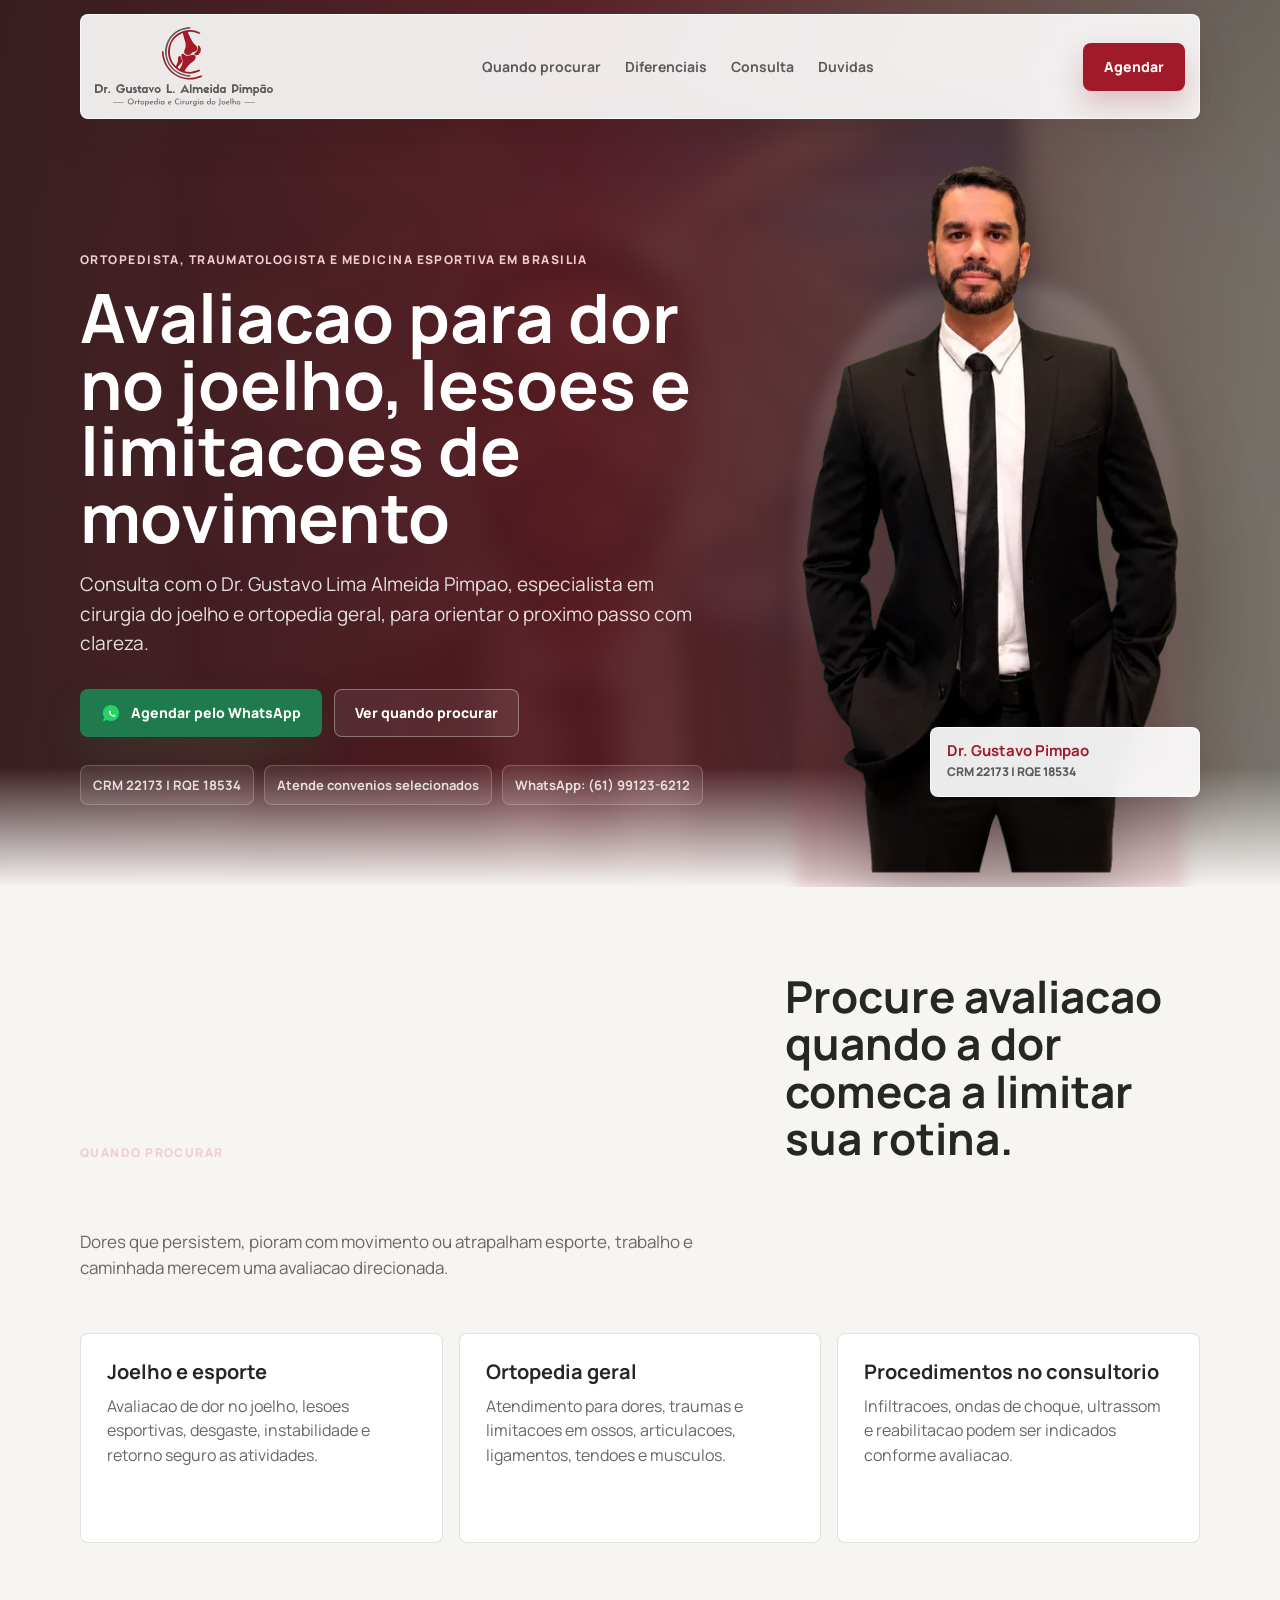
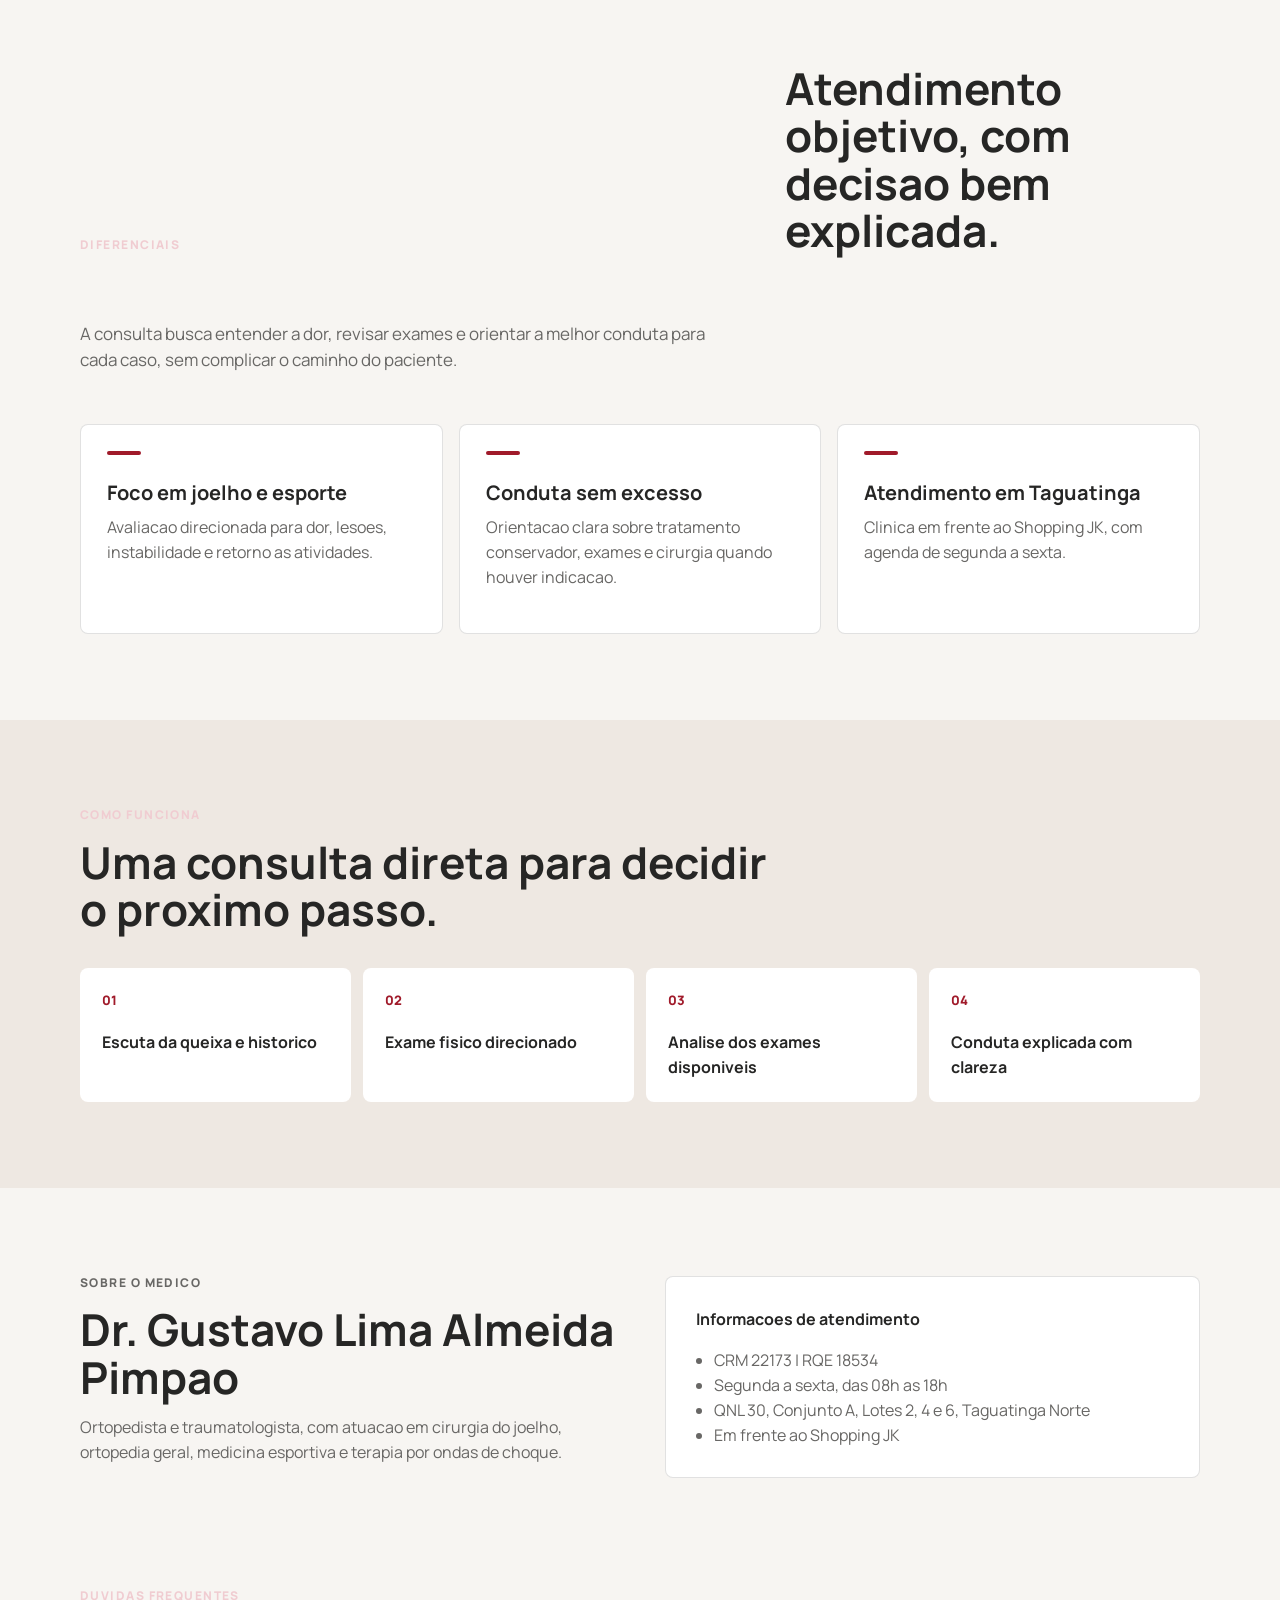
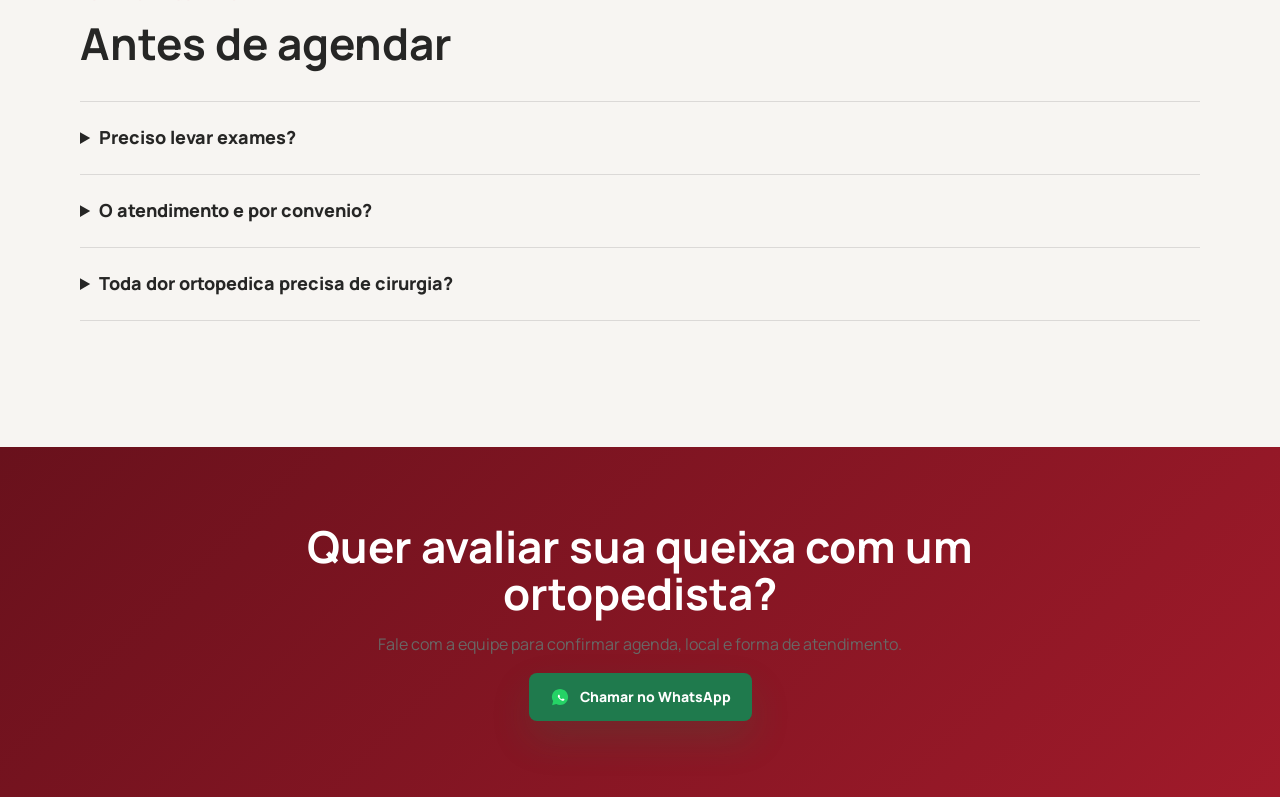
<file: index.html>
<!doctype html>
<html lang="pt-BR">
  <head>
    <meta charset="UTF-8" />
    <meta name="viewport" content="width=device-width, initial-scale=1.0" />
    <title>Dr. Gustavo Pimpao | Ortopedista de Joelho em Brasilia</title>
    <meta name="description" content="Agende avaliacao com o Dr. Gustavo Pimpao, ortopedista e traumatologista com atuacao em joelho, medicina esportiva e ortopedia geral." />
    <link rel="preconnect" href="https://fonts.googleapis.com" />
    <link rel="preconnect" href="https://fonts.gstatic.com" crossorigin />
    <link href="https://fonts.googleapis.com/css2?family=Manrope:wght@400;600;700;800&display=swap" rel="stylesheet" />
    <script type="module" crossorigin src="./assets/index-DSGtkig4.js"></script>
    <link rel="stylesheet" crossorigin href="./assets/index-CiP7HYds.css">
  </head>
  <body>
    <div id="root"></div>
  </body>
</html>
</file>
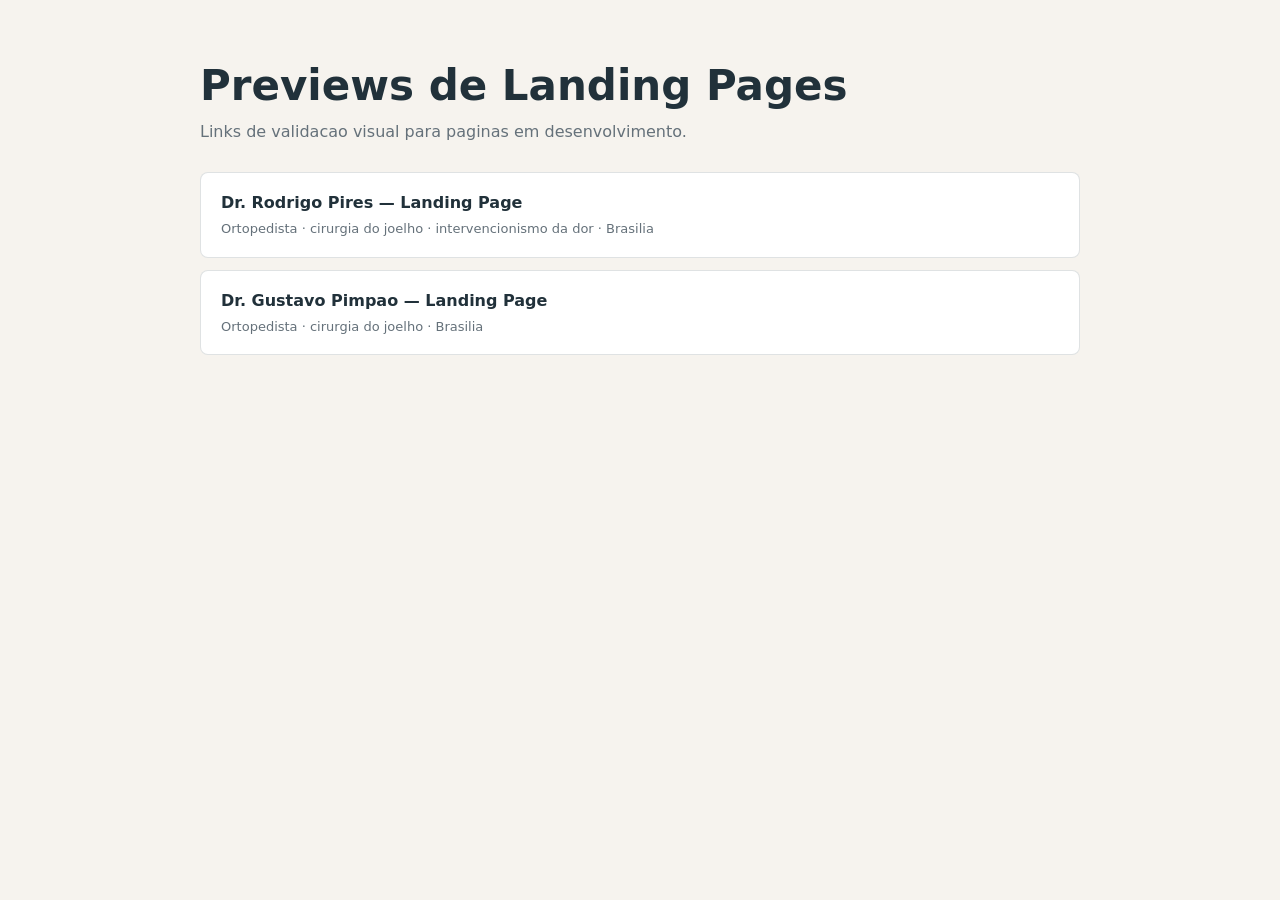
<file: previews/index.html>
<!doctype html>
<html lang="pt-BR">
<head>
  <meta charset="utf-8">
  <meta name="viewport" content="width=device-width, initial-scale=1">
  <title>Previews de Landing Pages</title>
  <style>
    body{margin:0;font-family:system-ui,-apple-system,BlinkMacSystemFont,"Segoe UI",sans-serif;background:#f6f3ee;color:#21313a;line-height:1.5}
    main{width:min(880px,calc(100% - 40px));margin:0 auto;padding:64px 0}
    h1{font-size:42px;line-height:1.05;margin:0 0 12px}
    p{color:#65717a;margin:0 0 28px}
    ul{list-style:none;padding:0;margin:0;display:grid;gap:12px}
    a{display:block;padding:18px 20px;border:1px solid rgba(33,49,58,.14);border-radius:8px;background:#fff;color:#21313a;text-decoration:none;font-weight:800}
    a:hover{border-color:#254d55}
    a small{display:block;margin-top:4px;font-weight:500;font-size:13px;color:#65717a}
  </style>
</head>
<body>
  <main>
    <h1>Previews de Landing Pages</h1>
    <p>Links de validacao visual para paginas em desenvolvimento.</p>
    <ul>
      <li><a href="./dr-rodrigo-pires.html">Dr. Rodrigo Pires — Landing Page<small>Ortopedista · cirurgia do joelho · intervencionismo da dor · Brasilia</small></a></li>
      <li><a href="./dr-gustavo-pimpao.html">Dr. Gustavo Pimpao — Landing Page<small>Ortopedista · cirurgia do joelho · Brasilia</small></a></li>
    </ul>
  </main>
</body>
</html>
</file>
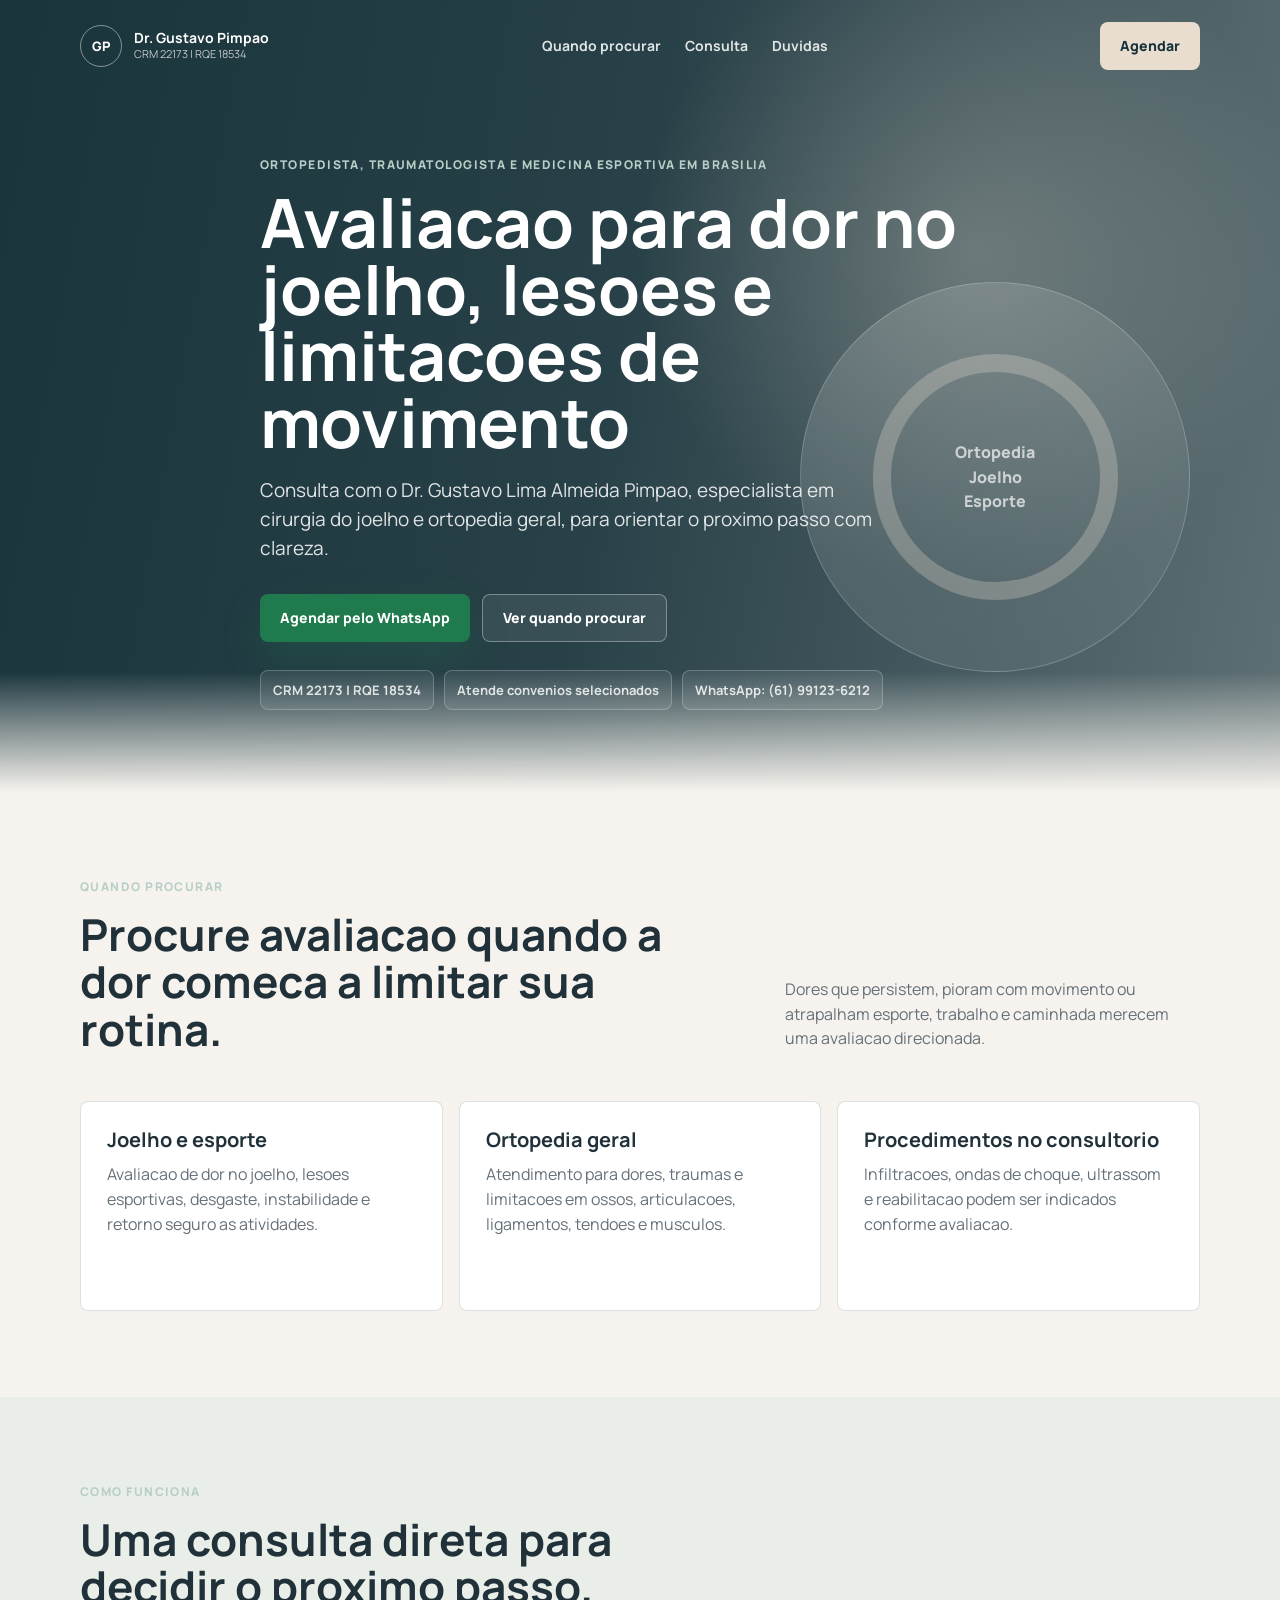
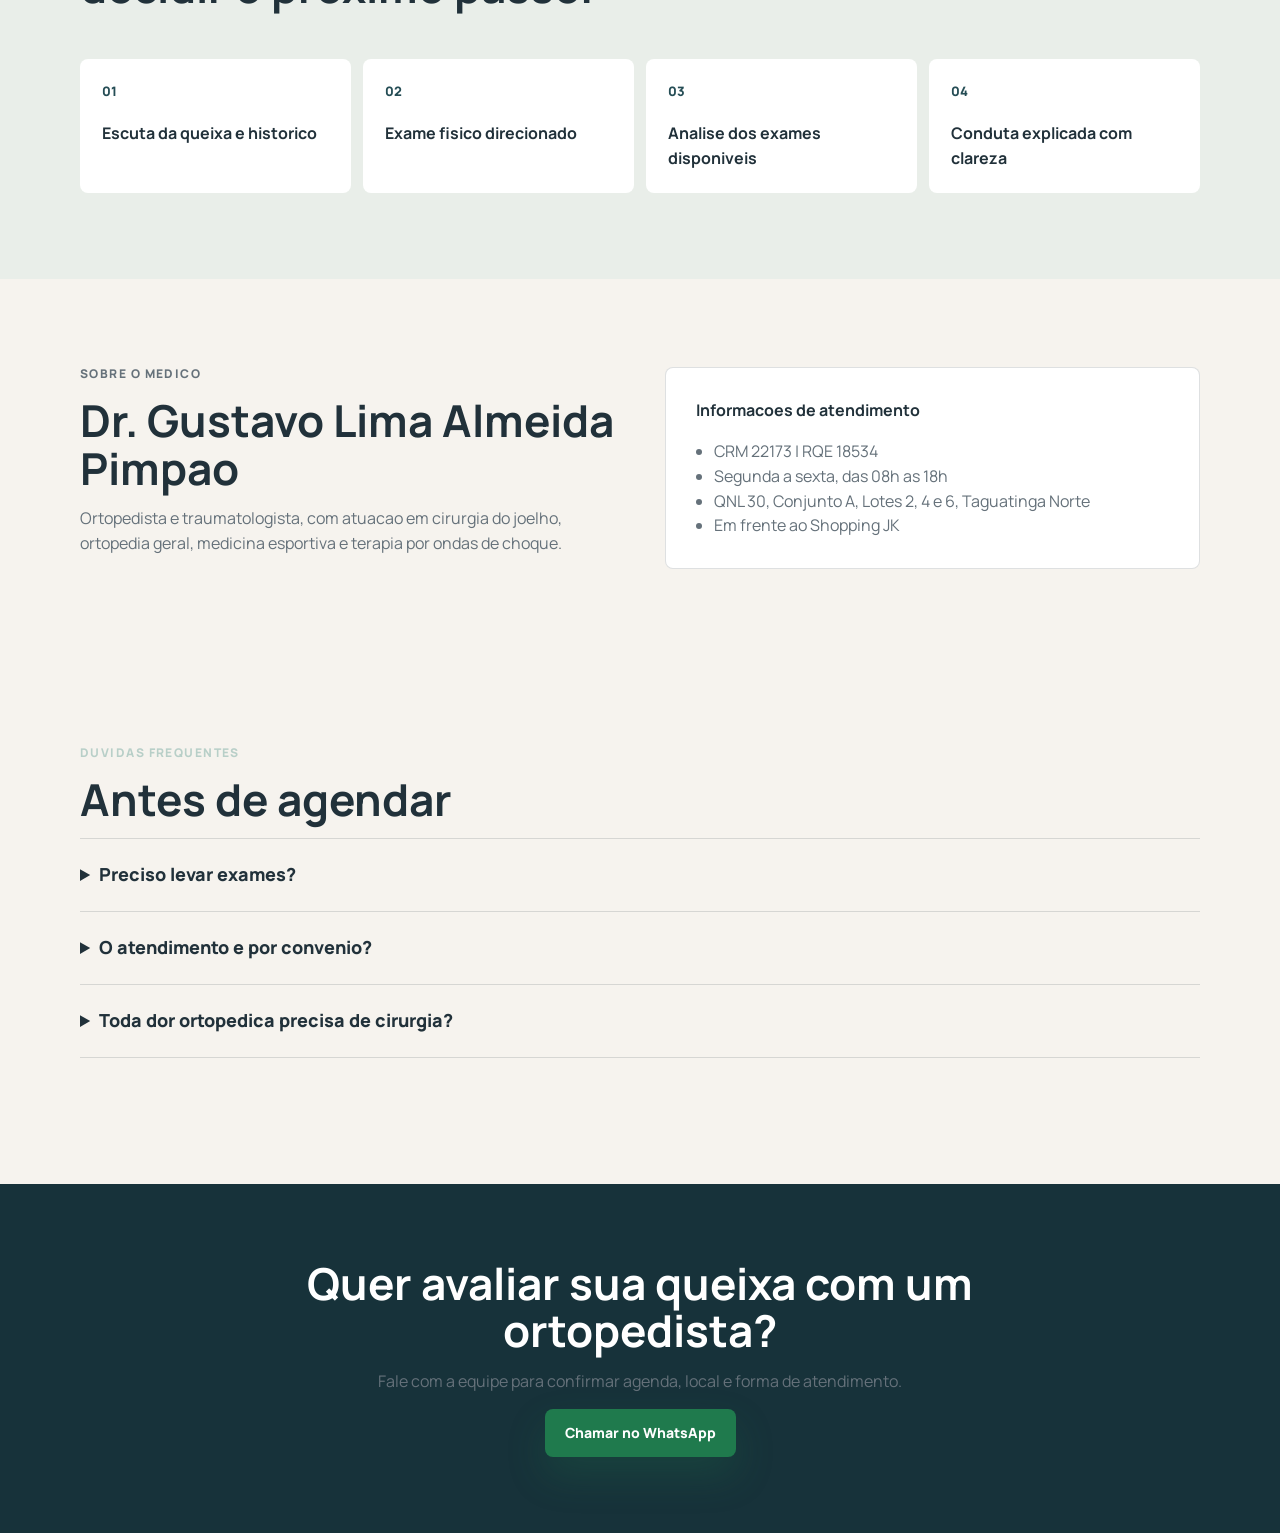
<file: previews/dr-gustavo-pimpao.html>
<!doctype html>
<html lang="pt-BR">
<head>
  <meta charset="utf-8">
  <meta name="viewport" content="width=device-width, initial-scale=1">
  <title>Preview LP - Dr. Gustavo Pimpao</title>
  <meta name="description" content="Preview da landing page do Dr. Gustavo Pimpao para campanha de Google Ads.">
  <link rel="preconnect" href="https://fonts.googleapis.com">
  <link rel="preconnect" href="https://fonts.gstatic.com" crossorigin>
  <link href="https://fonts.googleapis.com/css2?family=Manrope:wght@400;600;700;800&display=swap" rel="stylesheet">
  <style>
    :root{--ink:#21313a;--muted:#65717a;--paper:#f6f3ee;--white:#fff;--teal:#254d55;--dark:#17323a;--line:rgba(33,49,58,.15);--sand:#e8ddcf;--green:#1f7a4d;--radius:8px;--container:min(1120px,calc(100% - 40px))}
    *{box-sizing:border-box}html{scroll-behavior:smooth}body{margin:0;font-family:Manrope,system-ui,sans-serif;color:var(--ink);background:var(--paper);line-height:1.55}a{color:inherit;text-decoration:none}
    .topbar{position:absolute;z-index:5;inset:0 0 auto;width:var(--container);margin:0 auto;padding:22px 0;display:flex;align-items:center;justify-content:space-between;gap:20px;color:var(--white)}
    .brand{display:flex;align-items:center;gap:12px}.mark{display:grid;place-items:center;width:42px;height:42px;border:1px solid rgba(255,255,255,.45);border-radius:50%;font-weight:800;font-size:13px}.brand strong,.brand small{display:block}.brand strong{font-size:14px;line-height:1.1}.brand small{color:rgba(255,255,255,.72);font-size:11px}
    nav{display:flex;gap:24px;color:rgba(255,255,255,.86);font-size:14px;font-weight:700}.button{display:inline-flex;align-items:center;justify-content:center;gap:10px;min-height:48px;padding:0 20px;border-radius:var(--radius);font-size:14px;font-weight:800;white-space:nowrap}.light{color:var(--dark);background:var(--sand)}.primary{color:var(--white);background:var(--green);box-shadow:0 18px 38px rgba(31,122,77,.24)}.ghost{color:var(--white);border:1px solid rgba(255,255,255,.34);background:rgba(255,255,255,.08)}
    .hero{position:relative;min-height:88vh;display:grid;align-items:end;overflow:hidden;color:var(--white);background:radial-gradient(circle at 76% 32%,rgba(232,221,207,.26),transparent 30%),linear-gradient(100deg,rgba(23,50,58,.99) 0%,rgba(23,50,58,.92) 48%,rgba(23,50,58,.68) 100%)}.hero:after{content:"";position:absolute;inset:auto 0 0;height:120px;background:linear-gradient(0deg,var(--paper),rgba(246,243,238,0))}
    .visual{position:absolute;right:7vw;bottom:120px;width:min(390px,32vw);aspect-ratio:1;border:1px solid rgba(255,255,255,.2);border-radius:50%;background:linear-gradient(135deg,rgba(255,255,255,.16),rgba(255,255,255,.04));display:grid;place-items:center;color:rgba(255,255,255,.68);font-weight:800;text-align:center;padding:40px}.visual:before{content:"";position:absolute;width:54%;height:54%;border:18px solid rgba(232,221,207,.28);border-radius:50%}
    .hero-content{position:relative;z-index:2;width:var(--container);margin:0 auto;padding:150px 0 82px;max-width:760px;justify-self:start}.kicker{margin:0 0 14px;color:#b8cfc8;font-size:12px;font-weight:800;letter-spacing:.12em;text-transform:uppercase}h1,h2,h3,p{margin-top:0}h1{max-width:720px;margin-bottom:20px;font-size:clamp(40px,6vw,68px);line-height:.98}h2{margin-bottom:14px;font-size:clamp(28px,4vw,44px);line-height:1.08}h3{margin-bottom:10px;font-size:20px;line-height:1.2}.hero p:not(.kicker){max-width:640px;color:rgba(255,255,255,.86);font-size:19px}.actions{display:flex;flex-wrap:wrap;gap:12px;margin:30px 0 28px}.proof{display:flex;flex-wrap:wrap;gap:10px}.proof span{padding:9px 12px;border:1px solid rgba(255,255,255,.22);border-radius:var(--radius);color:rgba(255,255,255,.82);background:rgba(255,255,255,.08);font-size:13px;font-weight:700}
    .section{width:var(--container);margin:0 auto;padding:86px 0}.head{display:grid;grid-template-columns:minmax(0,1.1fr) minmax(280px,.7fr);gap:52px;align-items:end;margin-bottom:34px}.head p:last-child,.card p,.authority p,details p,.final p{color:var(--muted)}.cards{display:grid;grid-template-columns:repeat(3,1fr);gap:16px}.card{min-height:210px;padding:26px;border:1px solid var(--line);border-radius:var(--radius);background:var(--white)}
    .muted{width:100%;padding-inline:max(20px,calc((100% - 1120px)/2));background:#e9eee9}.steps{display:grid;grid-template-columns:repeat(4,1fr);gap:12px}.step{padding:22px;border-radius:var(--radius);background:var(--white)}.step span{display:block;margin-bottom:20px;color:var(--teal);font-size:13px;font-weight:800}.authority{display:grid;grid-template-columns:1fr 1fr;gap:50px;align-items:center}.box{padding:30px;border:1px solid var(--line);border-radius:var(--radius);background:var(--white)}.box ul{margin:16px 0 0;padding-left:18px;color:var(--muted)}details{border-top:1px solid var(--line);padding:22px 0}details:last-child{border-bottom:1px solid var(--line)}summary{cursor:pointer;font-weight:800;font-size:18px}.final{margin-top:40px;padding:76px 20px;text-align:center;color:var(--white);background:var(--dark)}.final h2,.final p{max-width:680px;margin-left:auto;margin-right:auto}
    @media(max-width:860px){nav{display:none}.visual{display:none}.hero{min-height:auto}.hero-content{padding:132px 0 72px}h1{font-size:42px}.section,.muted{padding-top:64px;padding-bottom:64px}.head,.authority{grid-template-columns:1fr;gap:22px}.cards,.steps{grid-template-columns:1fr}.card{min-height:0}}@media(max-width:520px){:root{--container:min(100% - 28px,1120px)}.brand small{display:none}h1{font-size:36px}.hero p:not(.kicker){font-size:17px}.actions .button{width:100%}}
  </style>
</head>
<body>
  <header class="topbar">
    <a class="brand" href="#inicio"><span class="mark">GP</span><span><strong>Dr. Gustavo Pimpao</strong><small>CRM 22173 | RQE 18534</small></span></a>
    <nav><a href="#quando">Quando procurar</a><a href="#consulta">Consulta</a><a href="#duvidas">Duvidas</a></nav>
    <a class="button light" href="https://wa.me/5561991236212?text=Ola%2C%20gostaria%20de%20agendar%20uma%20avaliacao%20com%20o%20Dr.%20Gustavo%20Pimpao." target="_blank" rel="noreferrer">Agendar</a>
  </header>
  <main id="inicio">
    <section class="hero">
      <div class="visual">Ortopedia<br>Joelho<br>Esporte</div>
      <div class="hero-content">
        <p class="kicker">Ortopedista, traumatologista e medicina esportiva em Brasilia</p>
        <h1>Avaliacao para dor no joelho, lesoes e limitacoes de movimento</h1>
        <p>Consulta com o Dr. Gustavo Lima Almeida Pimpao, especialista em cirurgia do joelho e ortopedia geral, para orientar o proximo passo com clareza.</p>
        <div class="actions">
          <a class="button primary" href="https://wa.me/5561991236212?text=Ola%2C%20gostaria%20de%20agendar%20uma%20avaliacao%20com%20o%20Dr.%20Gustavo%20Pimpao." target="_blank" rel="noreferrer">Agendar pelo WhatsApp</a>
          <a class="button ghost" href="#quando">Ver quando procurar</a>
        </div>
        <div class="proof"><span>CRM 22173 | RQE 18534</span><span>Atende convenios selecionados</span><span>WhatsApp: (61) 99123-6212</span></div>
      </div>
    </section>
    <section id="quando" class="section">
      <div class="head"><div><p class="kicker">Quando procurar</p><h2>Procure avaliacao quando a dor comeca a limitar sua rotina.</h2></div><p>Dores que persistem, pioram com movimento ou atrapalham esporte, trabalho e caminhada merecem uma avaliacao direcionada.</p></div>
      <div class="cards"><article class="card"><h3>Joelho e esporte</h3><p>Avaliacao de dor no joelho, lesoes esportivas, desgaste, instabilidade e retorno seguro as atividades.</p></article><article class="card"><h3>Ortopedia geral</h3><p>Atendimento para dores, traumas e limitacoes em ossos, articulacoes, ligamentos, tendoes e musculos.</p></article><article class="card"><h3>Procedimentos no consultorio</h3><p>Infiltracoes, ondas de choque, ultrassom e reabilitacao podem ser indicados conforme avaliacao.</p></article></div>
    </section>
    <section id="consulta" class="section muted"><div class="head"><div><p class="kicker">Como funciona</p><h2>Uma consulta direta para decidir o proximo passo.</h2></div></div><div class="steps"><div class="step"><span>01</span><strong>Escuta da queixa e historico</strong></div><div class="step"><span>02</span><strong>Exame fisico direcionado</strong></div><div class="step"><span>03</span><strong>Analise dos exames disponiveis</strong></div><div class="step"><span>04</span><strong>Conduta explicada com clareza</strong></div></div></section>
    <section class="section authority"><div><p class="kicker">Sobre o medico</p><h2>Dr. Gustavo Lima Almeida Pimpao</h2><p>Ortopedista e traumatologista, com atuacao em cirurgia do joelho, ortopedia geral, medicina esportiva e terapia por ondas de choque.</p></div><div class="box"><strong>Informacoes de atendimento</strong><ul><li>CRM 22173 | RQE 18534</li><li>Segunda a sexta, das 08h as 18h</li><li>QNL 30, Conjunto A, Lotes 2, 4 e 6, Taguatinga Norte</li><li>Em frente ao Shopping JK</li></ul></div></section>
    <section id="duvidas" class="section"><p class="kicker">Duvidas frequentes</p><h2>Antes de agendar</h2><details><summary>Preciso levar exames?</summary><p>Se tiver radiografias, ressonancia, ultrassom ou exames anteriores, leve para ajudar na avaliacao.</p></details><details><summary>O atendimento e por convenio?</summary><p>Sim, ha atendimento por convenios selecionados. Confirme a cobertura com a equipe antes de agendar.</p></details><details><summary>Toda dor ortopedica precisa de cirurgia?</summary><p>Nao. A conduta depende do diagnostico, da limitacao e da evolucao de cada caso.</p></details></section>
    <section class="final"><h2>Quer avaliar sua queixa com um ortopedista?</h2><p>Fale com a equipe para confirmar agenda, local e forma de atendimento.</p><a class="button primary" href="https://wa.me/5561991236212?text=Ola%2C%20gostaria%20de%20agendar%20uma%20avaliacao%20com%20o%20Dr.%20Gustavo%20Pimpao." target="_blank" rel="noreferrer">Chamar no WhatsApp</a></section>
  </main>
</body>
</html>
</file>
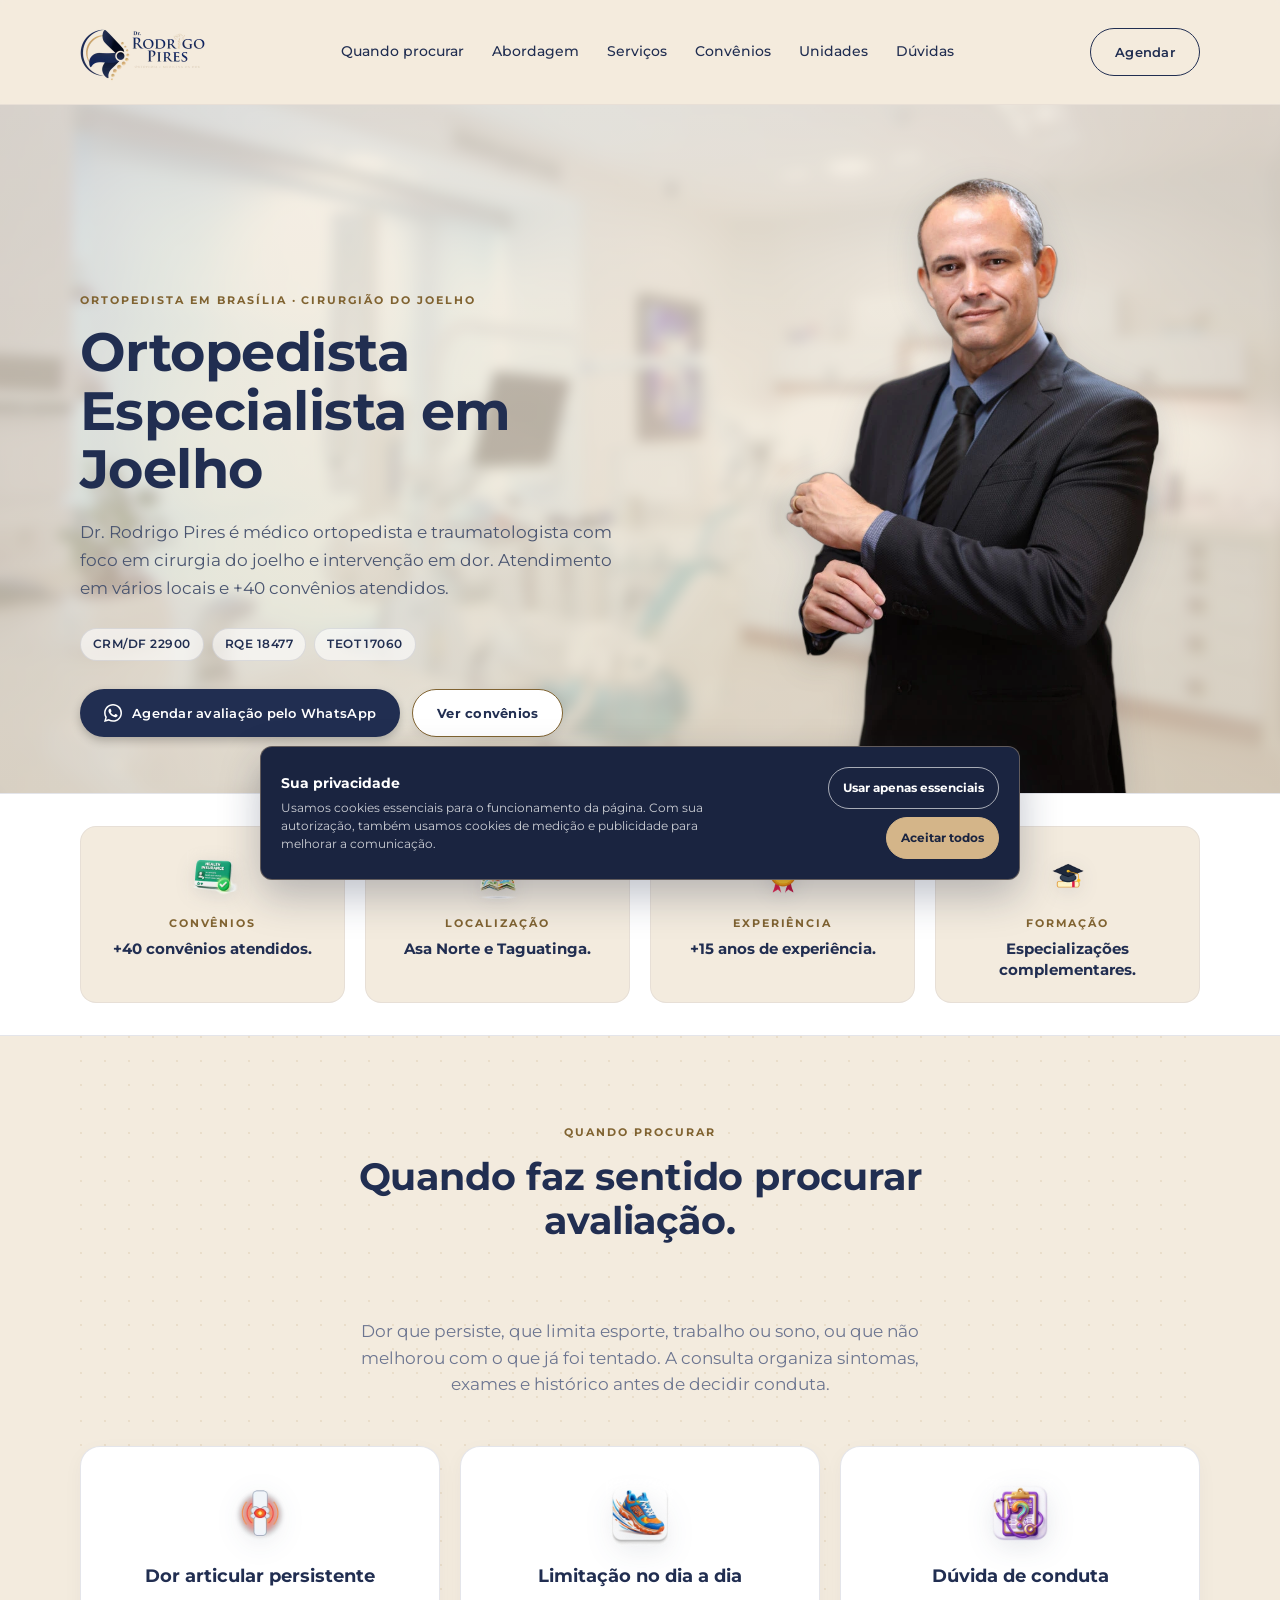
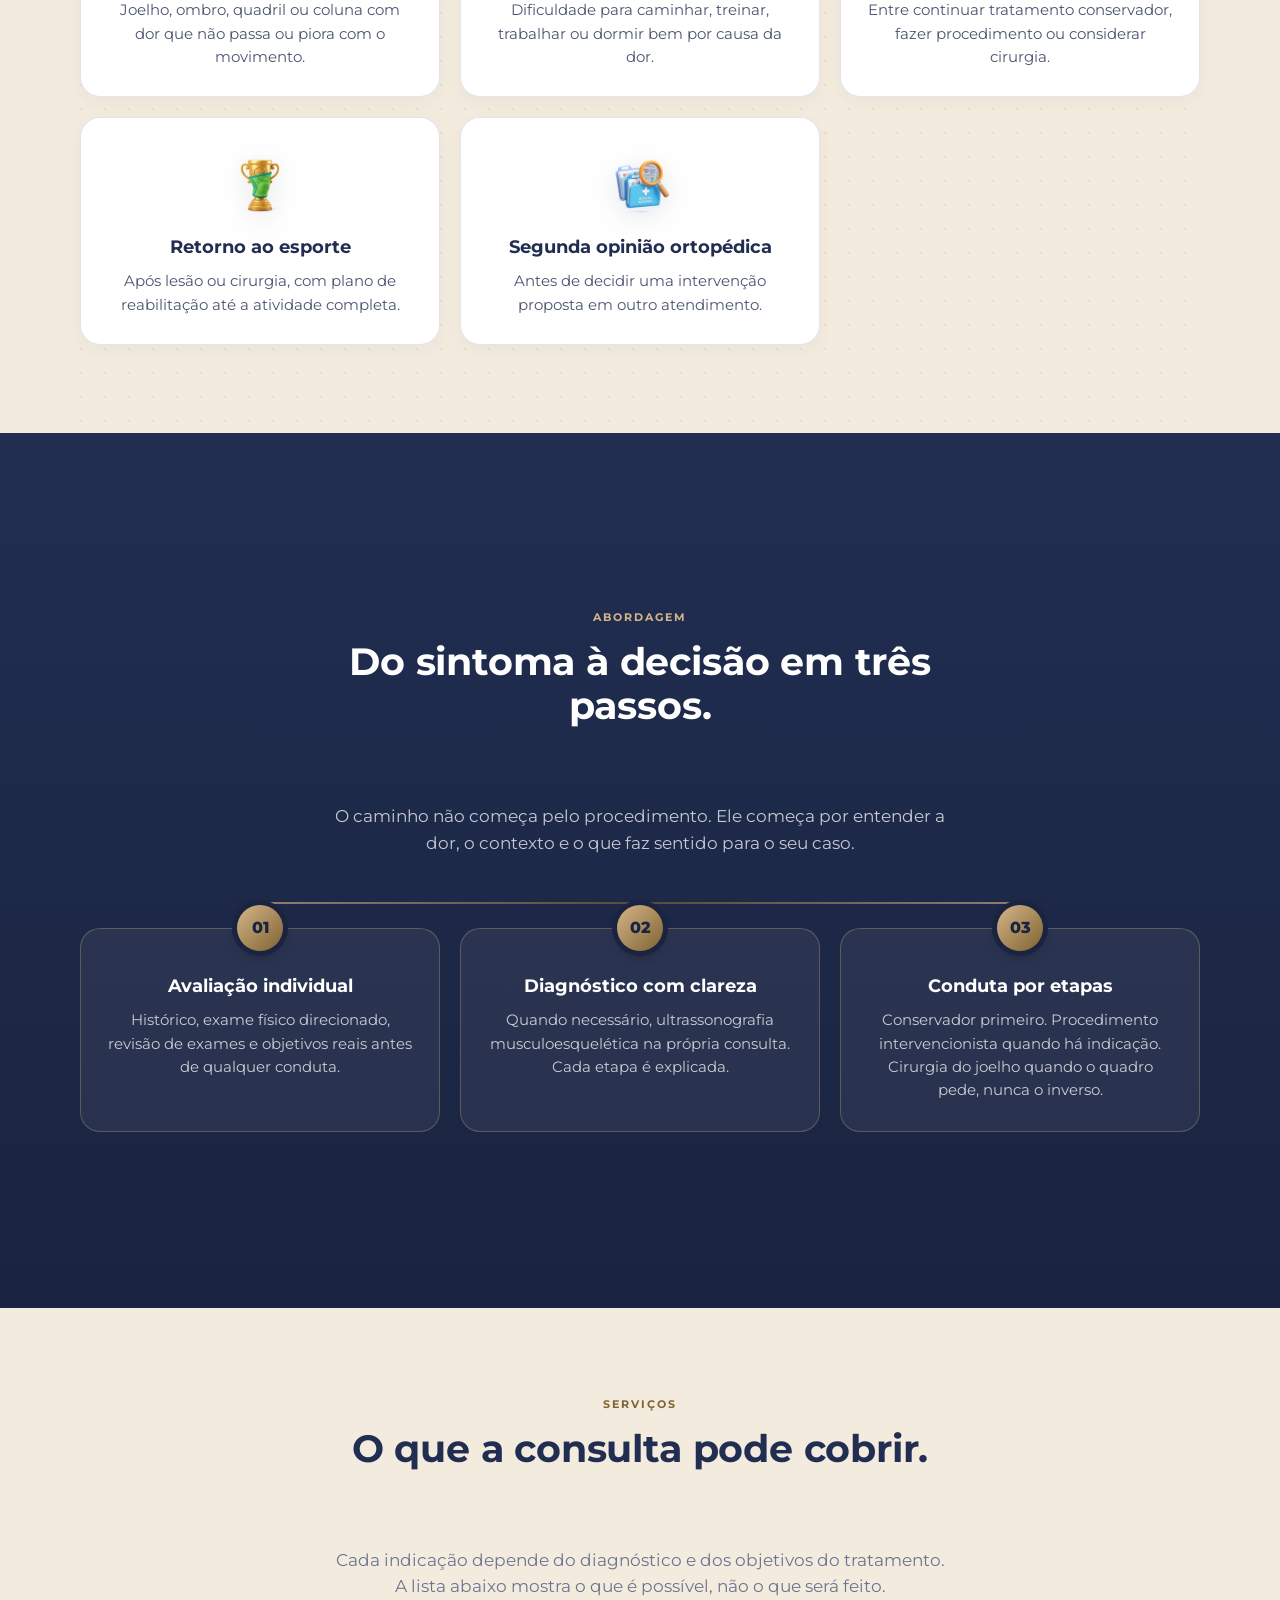
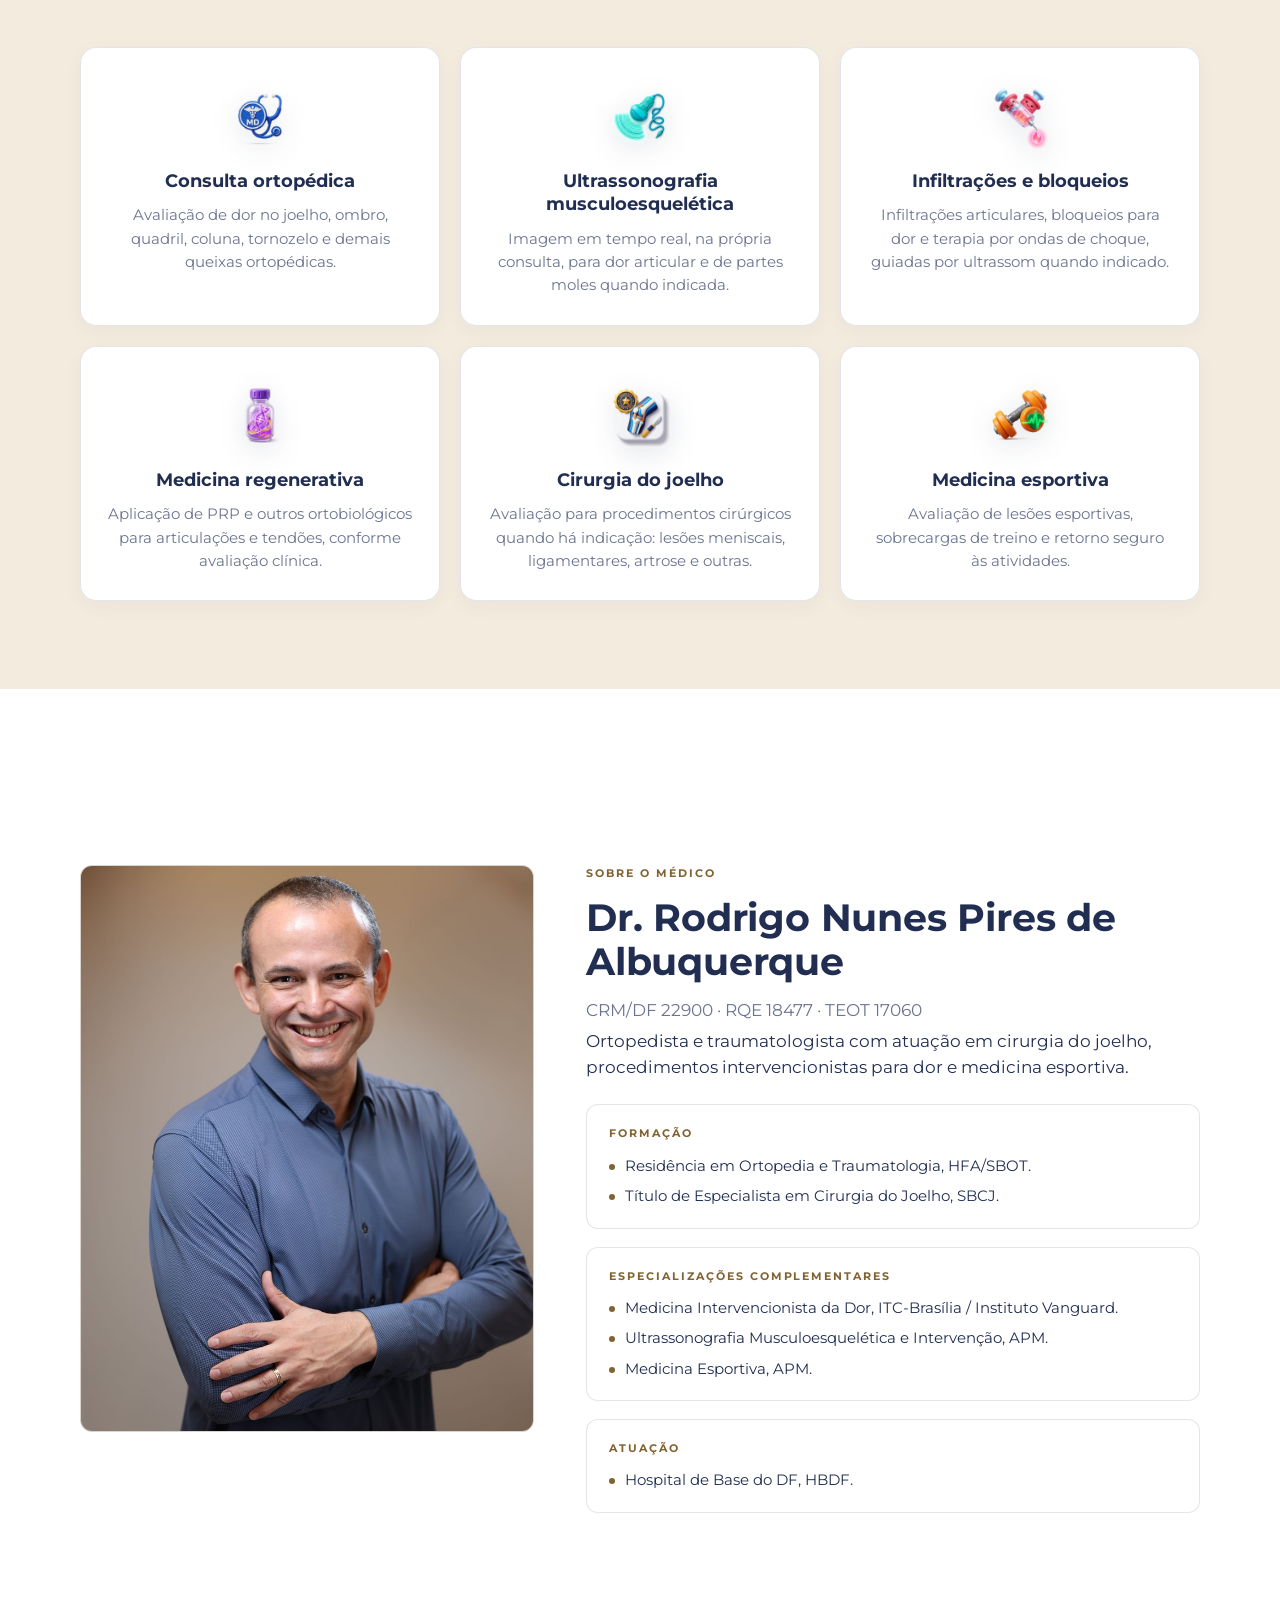
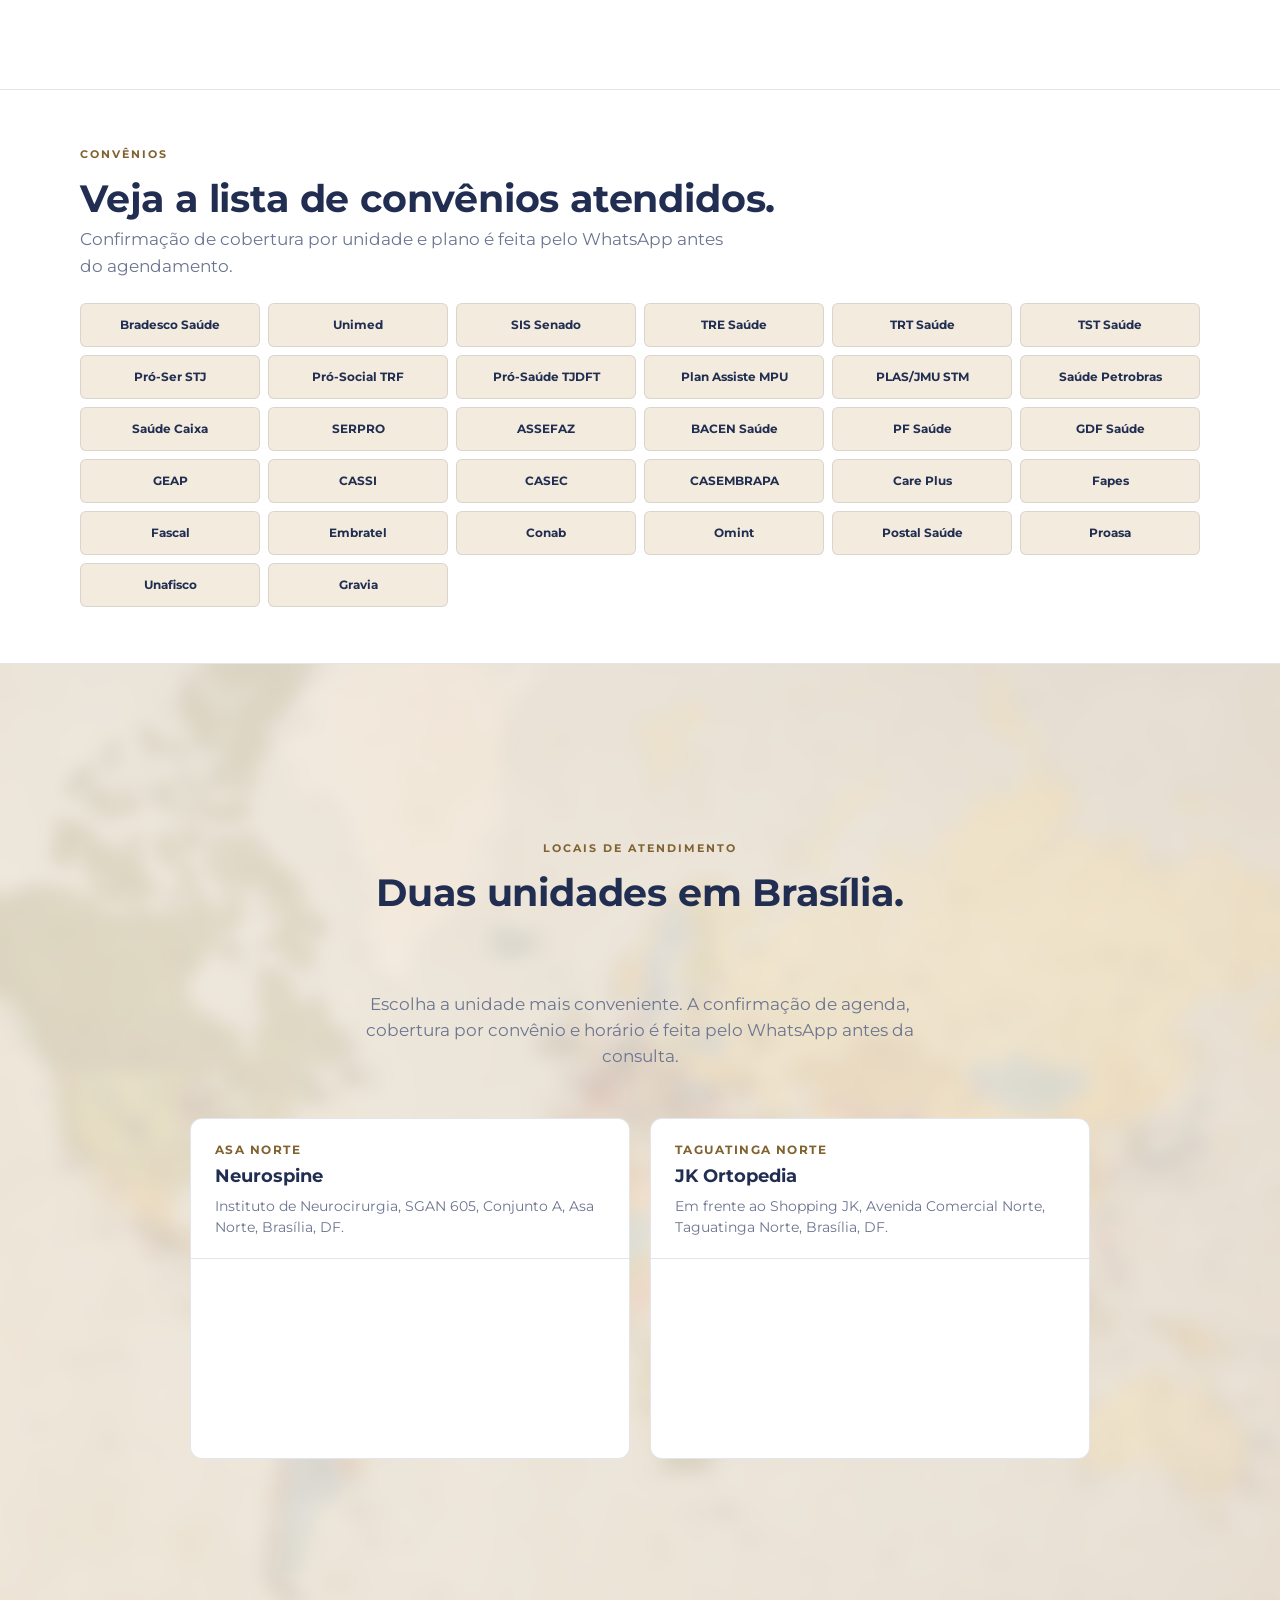
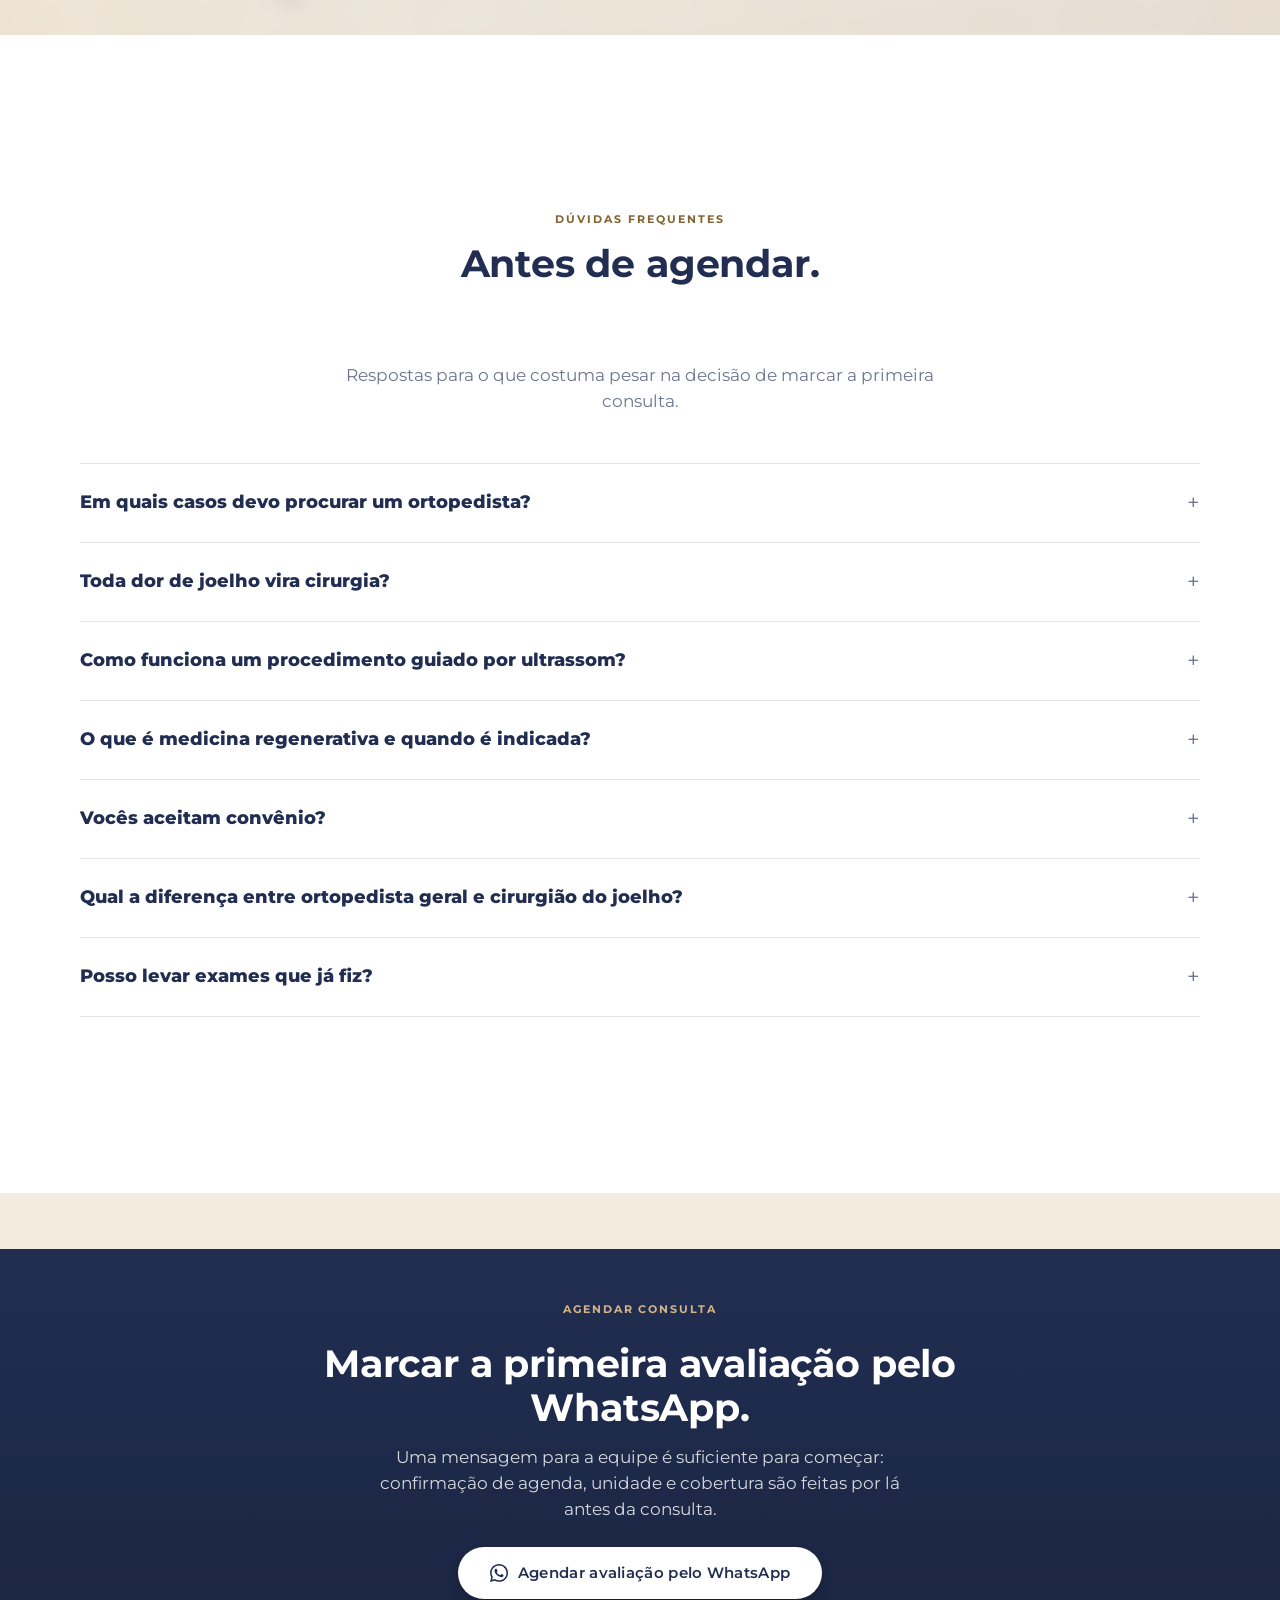
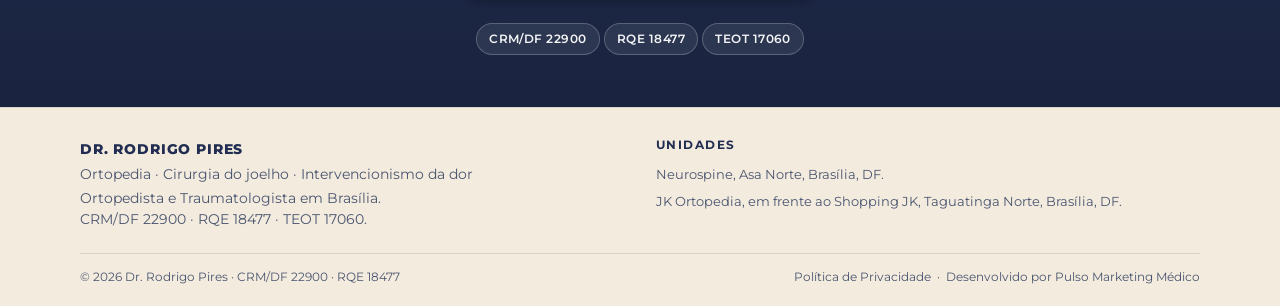
<file: previews/dr-rodrigo-pires.html>
<!doctype html>
<html lang="pt-BR">
<head>
  <meta charset="UTF-8" />
  <meta name="viewport" content="width=device-width, initial-scale=1.0" />
  <meta name="robots" content="noindex, follow" />
  <title>Preview LP · Dr. Rodrigo Pires · Ortopedista em Brasília</title>
  <meta name="description" content="Preview da landing page do Dr. Rodrigo Pires, ortopedista e traumatologista em Brasília, para campanha de Google Ads." />

  <link rel="icon" type="image/svg+xml" href="data:image/svg+xml,%3Csvg xmlns='http://www.w3.org/2000/svg' viewBox='0 0 32 32'%3E%3Crect width='32' height='32' rx='6' fill='%23212e51'/%3E%3Ctext x='16' y='22' text-anchor='middle' font-family='Georgia,serif' font-weight='700' font-size='18' fill='%23d4b589'%3ER%3C/text%3E%3C/svg%3E" />

  <link rel="preconnect" href="https://fonts.googleapis.com" />
  <link rel="preconnect" href="https://fonts.gstatic.com" crossorigin />
  <link href="https://fonts.googleapis.com/css2?family=Montserrat:wght@400;500;600;700;800&display=swap" rel="stylesheet" />

  <link rel="preload" as="image" href="img/dr-rodrigo-pires-nobg.webp" fetchpriority="high" />
  <link rel="preload" as="image" href="img/bg-consultorio-1600.webp" fetchpriority="high" />

  <script>
    window.dataLayer = window.dataLayer || [];
    function gtag(){dataLayer.push(arguments);}
    gtag('consent', 'default', {
      ad_storage: 'denied',
      ad_user_data: 'denied',
      ad_personalization: 'denied',
      analytics_storage: 'denied',
      functionality_storage: 'granted',
      personalization_storage: 'denied',
      security_storage: 'granted',
      wait_for_update: 500
    });
    try {
      var savedConsent = localStorage.getItem('dr_rodrigo_pires_consent_v1');
      if (savedConsent) gtag('consent', 'update', JSON.parse(savedConsent));
    } catch (error) {}
  </script>

  <!-- Google Tag Manager -->
  <script>(function(w,d,s,l,i){w[l]=w[l]||[];w[l].push({'gtm.start':
  new Date().getTime(),event:'gtm.js'});var f=d.getElementsByTagName(s)[0],
  j=d.createElement(s),dl=l!='dataLayer'?'&l='+l:'';j.async=true;j.src=
  'https://www.googletagmanager.com/gtm.js?id='+i+dl;f.parentNode.insertBefore(j,f);
  })(window,document,'script','dataLayer','GTM-P8G6999S');</script>
  <!-- End Google Tag Manager -->

  <style>
    /* Tokens derivados da identidade visual de drrodrigopires.com.br
       (paleta navy + dourado + cream, Montserrat, pill 30, sombra suave).
       Justificativas em projetos/dr-rodrigo-pires/visual-map.md. */
    :root {
      --ink: #212e51;
      --ink-soft: #4a5570;
      --muted: #6c7590;
      --paper: #f3ebde;
      --paper-deep: #ebe0cc;
      --white: #ffffff;
      --navy: #212e51;
      --navy-dark: #1a2440;
      --gold: #d4b589;
      --gold-soft: rgba(212, 181, 137, 0.14);
      --gold-strong: #806331;
      --wa-green: #25d366;
      --line: rgba(33, 46, 81, 0.12);
      --line-soft: rgba(33, 46, 81, 0.06);
      --accent: #212e51;
      --accent-soft: rgba(33, 46, 81, 0.06);

      --font-sans: "Montserrat", system-ui, -apple-system, "Segoe UI", sans-serif;
      --fs-h1: clamp(34px, 4.6vw, 54px);
      --fs-h2: clamp(26px, 3.4vw, 38px);
      --fs-h3: 18px;
      --fs-body: 17px;
      --fs-body-sm: 15px;
      --fs-small: 13px;
      --fs-kicker: 11px;

      --radius: 12px;
      --radius-pill: 30px;
      --container: min(1120px, calc(100% - 40px));
      --section-py: 88px;
      --section-py-sm: 56px;

      --shadow-cta: 0 4px 10px rgba(0, 0, 0, 0.22);
      --shadow-card: 0 2px 12px rgba(33, 46, 81, 0.06);
    }

    *, *::before, *::after { box-sizing: border-box; }
    html { scroll-behavior: smooth; overflow-x: hidden; width: 100%; }
    body {
      margin: 0;
      font-family: var(--font-sans);
      color: var(--ink);
      background: var(--paper);
      overflow-x: hidden;
      width: 100%;
      line-height: 1.55;
      font-size: var(--fs-body);
      -webkit-font-smoothing: antialiased;
    }
    h1, h2, h3, p { margin-top: 0; }
    h1 { font-size: var(--fs-h1); line-height: 1.08; letter-spacing: -0.01em; margin-bottom: 20px; color: var(--navy); }
    h2 { font-size: var(--fs-h2); line-height: 1.15; letter-spacing: -0.005em; margin-bottom: 14px; color: var(--navy); }
    h3 { font-size: var(--fs-h3); line-height: 1.3; margin-bottom: 10px; color: var(--navy); }
    a { color: inherit; text-decoration: none; }

    .kicker {
      color: var(--gold-strong);
      font-size: var(--fs-kicker);
      font-weight: 700;
      letter-spacing: 0.18em;
      text-transform: uppercase;
      margin: 0 0 14px;
    }

    .btn {
      display: inline-flex;
      align-items: center;
      justify-content: center;
      gap: 10px;
      min-height: 48px;
      padding: 0 24px;
      font-family: inherit;
      font-weight: 600;
      font-size: var(--fs-small);
      letter-spacing: 0.02em;
      border-radius: var(--radius-pill);
      border: 0;
      cursor: pointer;
      text-decoration: none;
      transition: transform 0.15s ease, box-shadow 0.15s ease;
      white-space: nowrap;
    }
    .btn.primary { background: var(--navy); color: var(--white); box-shadow: var(--shadow-cta); }
    .btn.primary:hover { transform: translateY(-1px); box-shadow: 0 6px 14px rgba(0,0,0,0.28); }
    .btn.ghost {
      background: var(--white);
      color: var(--navy);
      border: 1.8px solid var(--gold-strong);
      font-weight: 700;
      box-shadow: 0 3px 10px rgba(33, 46, 81, 0.08);
    }
    .btn.ghost:hover {
      background: var(--navy);
      color: var(--white);
      border-color: var(--navy);
      transform: translateY(-2px);
      box-shadow: 0 6px 16px rgba(33, 46, 81, 0.16);
    }
    .btn.outline { background: transparent; color: var(--navy); border: 1.6px solid var(--navy); }
    .btn.outline:hover { background: var(--accent-soft); }
    .btn .wa-icon { width: 18px; height: 18px; flex: none; }

    /* Animações sutis e dinamismo */
    @keyframes floatSlow {
      0%, 100% { transform: translateY(0); }
      50% { transform: translateY(-5px); }
    }
    .card-icon img, .proof-icon img {
      animation: floatSlow 5s ease-in-out infinite;
    }
    .proof-item:nth-child(2) .proof-icon img,
    .qp-cards .card:nth-child(2) .card-icon img,
    #servicos .card:nth-child(2) .card-icon img {
      animation-delay: 1.2s;
    }
    .proof-item:nth-child(3) .proof-icon img,
    .qp-cards .card:nth-child(3) .card-icon img,
    #servicos .card:nth-child(3) .card-icon img {
      animation-delay: 2.4s;
    }

    @keyframes pulseCta {
      0%, 100% { box-shadow: 0 4px 14px rgba(33, 46, 81, 0.22); }
      50% { box-shadow: 0 6px 20px rgba(33, 46, 81, 0.40); }
    }
    .hero .btn.primary, .final .btn.primary {
      animation: pulseCta 3.5s ease-in-out infinite;
    }

    /* Reveal no Scroll */
    .reveal {
      opacity: 0;
      transform: translateY(22px);
      transition: opacity 0.65s cubic-bezier(0.16, 1, 0.3, 1), transform 0.65s cubic-bezier(0.16, 1, 0.3, 1);
      will-change: opacity, transform;
    }
    .reveal.active {
      opacity: 1;
      transform: translateY(0);
    }

    /* Header sticky */
    header {
      position: sticky;
      top: 0;
      z-index: 20;
      background: rgba(243, 235, 222, 0.92);
      backdrop-filter: saturate(1.4) blur(8px);
      border-bottom: 1px solid var(--line-soft);
    }
    .header-inner {
      width: var(--container);
      margin-inline: auto;
      display: flex;
      align-items: center;
      justify-content: space-between;
      padding: 18px 0;
      gap: 20px;
    }
    .brand {
      color: var(--navy);
      display: inline-flex;
      align-items: center;
      line-height: 1;
    }
    .brand img { display: block; height: 68px; width: auto; }
    header nav { display: flex; gap: 28px; font-size: 14px; font-weight: 500; color: var(--navy); }
    header nav a:hover { color: var(--gold-strong); }

    /* Hero */
    .hero {
      position: relative;
      color: var(--navy);
      background: linear-gradient(180deg, var(--paper) 0%, var(--paper-deep) 100%);
      overflow: hidden;
    }
    .hero::before {
      content: "";
      position: absolute;
      inset: -16px;
      background-image: url('img/bg-consultorio-1600.webp');
      background-size: cover;
      background-position: center;
      filter: blur(6px);
      opacity: 0.25;
      z-index: 0;
      transform: scale(1.06);
    }
    .hero-inner {
      position: relative;
      z-index: 1;
      width: var(--container);
      margin-inline: auto;
      padding: 48px 0 0;
      display: grid;
      grid-template-columns: 1.1fr 0.9fr;
      gap: 56px;
      align-items: end;
    }
    .hero-content {
      padding-bottom: 56px;
    }
    .hero-inner .kicker { color: var(--gold-strong); }
    .hero-inner h1 { color: var(--navy); max-width: 820px; }
    .hero-inner p.lede { max-width: 560px; color: var(--ink-soft); font-size: 17px; margin: 0 0 26px; line-height: 1.65; }
    .hero .credentials {
      display: inline-flex;
      flex-wrap: wrap;
      gap: 8px;
      margin-bottom: 28px;
    }
    .credentials .pill {
      display: inline-flex;
      align-items: center;
      padding: 6px 12px;
      background: rgba(255,255,255,0.6);
      border: 1px solid var(--line);
      border-radius: var(--radius-pill);
      font-size: 12px;
      font-weight: 600;
      letter-spacing: 0.04em;
      color: var(--navy);
    }
    .hero-actions { display: flex; flex-wrap: wrap; gap: 12px; }
    .hero-media {
      position: relative;
      display: flex;
      align-items: flex-end;
      justify-content: center;
      margin-bottom: 0;
      line-height: 0;
    }
    .hero-media img {
      width: auto;
      max-width: 100%;
      height: auto;
      max-height: 640px;
      object-fit: contain;
      display: block;
      margin-bottom: 0;
      vertical-align: bottom;
      transform: translateY(2px);
      filter: drop-shadow(0 8px 16px rgba(33, 46, 81, 0.15));
    }

    /* Sections */
    section.section {
      width: var(--container);
      margin-inline: auto;
      padding: var(--section-py) 0;
    }
    /* Section com bg full-width */
    section.section-fullbg {
      width: 100%;
      padding-inline: max(20px, calc((100% - 1120px)/2));
    }
    section.section-fullbg > .section-inner { max-width: 1120px; margin-inline: auto; }
    section.section--white { background: var(--white); }
    section.section--dark {
      background: linear-gradient(180deg, var(--navy) 0%, var(--navy-dark) 100%);
      color: var(--paper);
    }
    section.section--dark h2 { color: var(--white); }
    section.section--dark .kicker { color: var(--gold); }
    section.section--dark .section-head p.apoio { color: rgba(255,255,255,0.75); }
    section.section--dark .step {
      background: rgba(255,255,255,0.06);
      border: 1px solid rgba(212,181,137,0.30);
    }
    section.section--dark .step h3 { color: var(--white); }
    section.section--dark .step p { color: rgba(255,255,255,0.75); }
    section.section--dark .step .step-dot {
      background: var(--navy);
      border-color: var(--gold);
      box-shadow: 0 0 0 4px var(--navy);
    }
    section.section--dark .step .step-dot::before { background: var(--gold); }
    section.section--dark .steps::before {
      background: linear-gradient(90deg, var(--gold) 0%, var(--gold-strong) 50%, var(--gold) 100%);
      opacity: 0.6;
    }
    /* Padrao dots dourados sutil */
    .pattern-dots {
      background-image: radial-gradient(circle at 1px 1px, rgba(184, 151, 98, 0.16) 1px, transparent 0);
      background-size: 24px 24px;
    }
    .section-head {
      display: grid;
      grid-template-columns: 1.1fr 0.9fr;
      gap: 52px;
      align-items: end;
      margin-bottom: 40px;
    }
    .section-head p.apoio { margin: 0; color: var(--muted); font-size: 17px; max-width: 46ch; }

    .section-head--center {
      display: flex !important;
      flex-direction: column !important;
      align-items: center !important;
      text-align: center !important;
      max-width: 680px;
      margin-inline: auto;
      margin-bottom: 48px;
    }
    .section-head--center p.apoio {
      text-align: center !important;
      max-width: 56ch !important;
      margin-top: 10px !important;
    }

    /* Prova rapida — Faixa com itens centralizados em estilo pill-badge */
    .proof-band {
      background: var(--white);
      border-top: 1px solid var(--line);
      border-bottom: 1px solid var(--line);
    }
    .proof-inner {
      width: var(--container);
      margin-inline: auto;
      padding: 32px 0;
      display: grid;
      grid-template-columns: repeat(4, 1fr);
      gap: 20px;
    }
    .proof-item {
      text-align: center;
      display: flex;
      flex-direction: column;
      align-items: center;
      justify-content: flex-start;
      padding: 22px 18px;
      background: var(--paper);
      border: 1px solid var(--line-soft);
      border-radius: 16px;
      transition: transform 0.25s ease, box-shadow 0.25s ease;
    }
    .proof-item:hover {
      transform: translateY(-3px);
      box-shadow: 0 8px 20px rgba(33, 46, 81, 0.06);
      background: var(--white);
      border-color: var(--gold-strong);
    }
    .proof-item .kicker { text-align: center; margin-bottom: 6px; }
    .proof-item strong { display: block; text-align: center; font-weight: 700; font-size: 15px; line-height: 1.4; color: var(--ink); }
    .proof-item .proof-icon {
      display: block;
      width: 52px;
      height: 52px;
      margin: 0 auto 14px auto;
      background: none;
      border: none;
      box-shadow: none;
    }
    .proof-item .proof-icon img {
      width: 100%;
      height: 100%;
      object-fit: contain;
      display: block;
      filter: drop-shadow(0 4px 10px rgba(33, 46, 81, 0.12));
    }

    /* Quando procurar — Formato 1: Cards arredondados com ilustrações 3D limpas */
    .qp-cards {
      display: grid;
      grid-template-columns: repeat(3, 1fr);
      gap: 20px;
    }
    .qp-cards .card {
      padding: 32px 26px 28px;
      background: var(--white);
      border: 1px solid var(--line);
      border-radius: 20px;
      text-align: center;
      display: flex;
      flex-direction: column;
      align-items: center;
      box-shadow: 0 6px 20px rgba(33, 46, 81, 0.04);
      transition: all 0.25s ease;
    }
    .qp-cards .card:hover {
      transform: translateY(-4px);
      box-shadow: 0 14px 32px rgba(33, 46, 81, 0.09);
      border-color: var(--gold-strong);
    }
    .qp-cards .card .card-icon {
      display: block;
      width: 68px;
      height: 68px;
      margin: 0 auto 18px auto;
      background: none;
      border: none;
      box-shadow: none;
    }
    .qp-cards .card .card-icon img {
      width: 100%;
      height: 100%;
      object-fit: contain;
      display: block;
      filter: drop-shadow(0 6px 14px rgba(33, 46, 81, 0.12));
    }
    .qp-cards .card h3 { text-align: center; margin-bottom: 10px; font-size: 18px; color: var(--ink); }
    .qp-cards .card p { text-align: center; margin: 0; font-size: 15px; color: var(--ink-soft); line-height: 1.55; }

    /* Steps — Formato 2: Passos com badges numéricos circulares "01", "02", "03" centralizados */
    .steps {
      position: relative;
      display: grid;
      grid-template-columns: repeat(3, 1fr);
      gap: 20px;
      padding-top: 24px;
    }
    .steps::before {
      content: "";
      position: absolute;
      top: -2px;
      left: 16.66%;
      right: 16.66%;
      height: 2px;
      background: linear-gradient(90deg, var(--gold-strong) 0%, var(--gold) 50%, var(--gold-strong) 100%);
      opacity: 0.6;
    }
    .step {
      position: relative;
      padding: 36px 26px 30px;
      background: rgba(255, 255, 255, 0.05);
      border: 1px solid rgba(212, 181, 137, 0.30);
      border-radius: 20px;
      text-align: center;
      display: flex;
      flex-direction: column;
      align-items: center;
      transition: all 0.25s ease;
    }
    .step:hover {
      background: rgba(255, 255, 255, 0.09);
      border-color: var(--gold);
      transform: translateY(-4px);
    }
    .step .step-num {
      position: absolute;
      top: -24px;
      left: 50%;
      transform: translateX(-50%);
      width: 46px;
      height: 46px;
      border-radius: 50%;
      background: linear-gradient(135deg, var(--gold) 0%, var(--gold-strong) 100%);
      color: var(--navy-dark);
      font-weight: 800;
      font-size: 16px;
      display: flex;
      align-items: center;
      justify-content: center;
      box-shadow: 0 0 0 5px var(--navy-dark), 0 4px 12px rgba(0, 0, 0, 0.35);
    }
    .step h3 { text-align: center; margin-top: 10px; margin-bottom: 10px; color: var(--white); font-size: 18px; }
    .step p { text-align: center; margin: 0; color: rgba(255,255,255,0.78); font-size: 15px; line-height: 1.55; }

    /* Serviços — Formato 3: Cards com ilustrações 3D limpas e flutuantes */
    #servicos .cards {
      display: grid;
      grid-template-columns: repeat(3, 1fr);
      gap: 20px;
    }
    #servicos .card {
      padding: 34px 26px 28px;
      background: var(--white);
      border: 1px solid var(--line);
      border-radius: 16px;
      text-align: center;
      display: flex;
      flex-direction: column;
      align-items: center;
      box-shadow: 0 6px 20px rgba(33, 46, 81, 0.04);
      transition: all 0.3s ease;
    }
    #servicos .card:hover {
      background: var(--white);
      border-color: var(--gold-strong);
      transform: translateY(-4px);
      box-shadow: 0 14px 30px rgba(33, 46, 81, 0.09);
    }
    #servicos .card .card-icon {
      display: block;
      width: 68px;
      height: 68px;
      margin: 0 auto 20px auto;
      background: none;
      border: none;
      box-shadow: none;
    }
    #servicos .card .card-icon img {
      width: 100%;
      height: 100%;
      object-fit: contain;
      display: block;
      filter: drop-shadow(0 6px 14px rgba(33, 46, 81, 0.12));
    }
    #servicos .card h3 { text-align: center; margin-bottom: 10px; font-size: 18px; color: var(--ink); }
    #servicos .card p { text-align: center; margin: 0; color: var(--muted); font-size: 15px; line-height: 1.55; }

    /* Autoridade */
    .authority {
      display: grid;
      grid-template-columns: 0.85fr 1.15fr;
      gap: 52px;
      align-items: start;
    }
    .authority-media {
      aspect-ratio: 4 / 5;
      border-radius: var(--radius);
      overflow: hidden;
      background: var(--paper);
      border: 1px solid var(--line);
    }
    .authority-media img {
      width: 100%;
      height: 100%;
      object-fit: cover;
      object-position: center top;
      display: block;
    }
    .authority-cats {
      display: grid;
      grid-template-columns: 1fr;
      gap: 18px;
      margin-top: 24px;
    }
    .authority-cat {
      background: var(--white);
      border: 1px solid var(--line);
      border-radius: var(--radius);
      padding: 20px 22px;
    }
    .authority-cat .cat-label {
      display: block;
      color: var(--gold-strong);
      font-size: 11px;
      font-weight: 700;
      letter-spacing: 0.18em;
      text-transform: uppercase;
      margin-bottom: 12px;
    }
    .authority-cat ul {
      list-style: none;
      padding: 0;
      margin: 0;
      display: grid;
      gap: 8px;
    }
    .authority-cat ul li {
      font-size: 15px;
      line-height: 1.5;
      color: var(--ink);
      padding-left: 16px;
      position: relative;
    }
    .authority-cat ul li::before {
      content: "";
      position: absolute;
      left: 0;
      top: 9px;
      width: 6px;
      height: 6px;
      border-radius: 50%;
      background: var(--gold-strong);
    }

    /* Convenios */
    .convenios-band {
      background: var(--white);
      border-top: 1px solid var(--line);
      border-bottom: 1px solid var(--line);
    }
    .convenios-inner {
      width: var(--container);
      margin-inline: auto;
      padding: var(--section-py-sm) 0;
    }
    .convenios-list {
      display: grid;
      grid-template-columns: repeat(6, 1fr);
      gap: 8px;
      margin-top: 24px;
    }
    .convenios-list span {
      display: inline-flex;
      align-items: center;
      justify-content: center;
      padding: 10px 8px;
      background: var(--paper);
      border: 1px solid var(--line);
      border-radius: 6px;
      font-size: 12px;
      font-weight: 700;
      color: var(--ink);
      text-align: center;
      line-height: 1.15;
      min-height: 44px;
    }

    /* Localizacao */
    .section-locais-bg {
      position: relative;
      overflow: hidden;
      background: var(--paper);
    }
    .section-locais-bg::before {
      content: "";
      position: absolute;
      inset: -16px;
      background-image: url('img/bg-mapa-satelite.jpg');
      background-size: cover;
      background-position: center;
      filter: blur(8px);
      opacity: 0.18;
      z-index: 0;
      transform: scale(1.06);
    }
    .section-locais-bg > .section-inner {
      position: relative;
      z-index: 1;
    }
    .locations { display: grid; grid-template-columns: repeat(2, 1fr); gap: 20px; max-width: 900px; margin-inline: auto; }
    .location {
      background: var(--white);
      border: 1px solid var(--line);
      border-radius: var(--radius);
      display: flex;
      flex-direction: column;
      overflow: hidden;
    }
    .location .location-body { padding: 22px 24px 20px; }
    .location .region { font-weight: 700; font-size: 12px; letter-spacing: 0.12em; color: var(--gold-strong); text-transform: uppercase; margin: 0 0 6px; }
    .location h3 { margin-bottom: 8px; }
    .location p { margin: 0; color: var(--muted); font-size: 14px; line-height: 1.5; }
    .location .location-map {
      border: 0;
      border-top: 1px solid var(--line);
      width: 100%;
      height: 200px;
      display: block;
    }
    .location .todo {
      display: inline-block;
      margin-top: auto;
      padding-top: 12px;
    }
    .location .todo span {
      display: inline-block;
      padding: 3px 10px;
      background: rgba(200, 130, 50, 0.10);
      border: 1px solid rgba(200, 130, 50, 0.28);
      border-radius: var(--radius-pill);
      font-size: 11px;
      font-weight: 700;
      letter-spacing: 0.06em;
      text-transform: uppercase;
      color: #a86a1e;
    }

    /* FAQ */
    .faq details {
      border-top: 1px solid var(--line);
      padding: 22px 0;
    }
    .faq details:last-of-type { border-bottom: 1px solid var(--line); }
    .faq summary {
      cursor: pointer;
      font-weight: 800;
      font-size: 18px;
      color: var(--ink);
      list-style: none;
      display: flex;
      justify-content: space-between;
      align-items: center;
      gap: 14px;
    }
    .faq summary::marker, .faq summary::-webkit-details-marker { display: none; }
    .faq summary::after {
      content: "+";
      font-size: 22px;
      font-weight: 400;
      color: var(--muted);
      transition: transform 0.2s ease;
    }
    .faq details[open] summary::after { content: "−"; }
    .faq details p { margin: 12px 0 0; color: var(--muted); font-size: 16px; line-height: 1.6; }

    /* CTA final */
    .final {
      background: linear-gradient(180deg, var(--navy) 0%, var(--navy-dark) 100%);
      color: var(--paper);
      padding: 52px 24px;
      text-align: center;
      margin-top: 56px;
    }
    .final .kicker { color: var(--gold); }
    .final h2 { max-width: 640px; margin-inline: auto; color: var(--white); }
    .final p { max-width: 560px; margin: 0 auto 24px; color: rgba(255,255,255,0.82); }
    .final .btn.primary { padding: 0 32px; min-height: 52px; font-size: 15px; background: var(--white); color: var(--navy); }
    .final .btn.primary:hover { box-shadow: 0 6px 14px rgba(0,0,0,0.35); }
    .final .credentials { justify-content: center; margin-top: 24px; }
    .final .credentials .pill { background: rgba(255,255,255,0.08); border-color: rgba(255,255,255,0.22); color: rgba(255,255,255,0.94); }

    /* Footer */
    footer {
      background: var(--paper);
      padding: 28px 0 20px;
      border-top: 1px solid var(--line);
    }
    .footer-inner {
      width: var(--container);
      margin-inline: auto;
      display: grid;
      grid-template-columns: 1fr 1fr;
      gap: 32px;
    }
    .footer-brand p { margin: 3px 0; font-size: 13.5px; color: var(--ink-soft); }
    .footer-brand .brand-name { color: var(--navy); }
    .footer-title { margin: 0 0 10px; font-size: 12px; font-weight: 700; letter-spacing: 0.12em; text-transform: uppercase; color: var(--ink); }
    .footer-addr ul { list-style: none; padding: 0; margin: 0; }
    .footer-addr li { font-size: 13px; color: var(--ink-soft); margin-bottom: 8px; line-height: 1.45; }
    .footer-bottom {
      width: var(--container);
      margin: 20px auto 0;
      padding-top: 14px;
      border-top: 1px solid var(--line);
      display: flex;
      justify-content: space-between;
      flex-wrap: wrap;
      gap: 12px;
      font-size: 12px;
      color: var(--ink-soft);
    }
    .footer-bottom a { color: var(--ink-soft); text-decoration: none; }
    .footer-bottom a:hover { color: var(--gold-strong); text-decoration: underline; }

    /* Aviso de preview */
    .preview-banner {
      background: var(--navy-dark);
      color: rgba(255,255,255,0.94);
      padding: 10px 20px;
      text-align: center;
      font-size: 12px;
      font-weight: 600;
      letter-spacing: 0.04em;
    }
    .preview-banner strong { color: var(--gold); text-transform: uppercase; letter-spacing: 0.12em; margin-right: 10px; }

    /* Consentimento LGPD */
    .consent-banner {
      position: fixed;
      z-index: 100;
      right: 20px;
      bottom: 20px;
      left: 20px;
      max-width: 760px;
      margin-inline: auto;
      padding: 20px;
      display: flex;
      align-items: center;
      justify-content: space-between;
      gap: 20px;
      color: var(--white);
      background: var(--navy-dark);
      border: 1px solid rgba(212, 181, 137, 0.38);
      border-radius: var(--radius);
      box-shadow: 0 16px 40px rgba(26, 36, 64, 0.28);
    }
    .consent-banner[hidden] { display: none; }
    .consent-copy { max-width: 460px; }
    .consent-copy strong { display: block; margin-bottom: 4px; font-size: 14px; }
    .consent-copy p { margin: 0; color: rgba(255,255,255,0.78); font-size: 12px; line-height: 1.5; }
    .consent-actions { display: flex; flex-wrap: wrap; justify-content: flex-end; gap: 8px; }
    .consent-actions button {
      min-height: 42px;
      padding: 0 14px;
      border-radius: var(--radius-pill);
      border: 1px solid rgba(255,255,255,0.62);
      font: inherit;
      font-size: 12px;
      font-weight: 700;
      cursor: pointer;
    }
    .consent-essential { color: var(--white); background: transparent; }
    .consent-accept { color: var(--navy-dark); background: var(--gold); border-color: var(--gold) !important; }
    .consent-actions button:focus-visible { outline: 3px solid var(--white); outline-offset: 3px; }

    /* Responsivo */
    @media (max-width: 960px) {
      header nav { display: none; }
      .hero-inner { grid-template-columns: 1fr; gap: 32px; padding: 32px 0 0; }
      .hero-content { padding-bottom: 0; }
      .hero-media { max-width: 380px; margin-inline: auto; margin-bottom: 0; line-height: 0; }
      .hero-media img { max-height: 460px; margin-bottom: 0; vertical-align: bottom; transform: translateY(2px); }
      .section-head { grid-template-columns: 1fr; gap: 12px; margin-bottom: 32px; }
      .proof-inner { grid-template-columns: repeat(2, 1fr); gap: 16px; }
      .cards, .qp-cards, .steps, .locations, #servicos .cards { grid-template-columns: 1fr; width: 100%; }
      .convenios-list { grid-template-columns: repeat(3, 1fr); }
      .authority { grid-template-columns: 1fr; gap: 32px; }
      section.section { padding: var(--section-py-sm) 0; }
      .final { padding: 56px 20px; margin-top: 48px; }
      .footer-inner { grid-template-columns: 1fr; gap: 28px; }
      .footer-bottom { flex-direction: column; }
      .consent-banner { align-items: flex-start; flex-direction: column; }
      .consent-actions { width: 100%; justify-content: flex-start; }
    }

    @media (max-width: 640px) {
      :root {
        --container: min(100% - 44px, 1120px);
      }
      section.section-fullbg {
        padding-inline: 22px;
      }
      .proof-inner { grid-template-columns: 1fr; gap: 14px; }
      .proof-item { padding: 20px 16px; width: 100%; }
      .hero-inner p.lede { font-size: 16px; }
      #servicos .card { padding: 26px 20px 24px; width: 100%; box-sizing: border-box; }
      .qp-cards .card { padding: 26px 20px 24px; width: 100%; box-sizing: border-box; }
      .step { padding: 32px 20px 26px; width: 100%; box-sizing: border-box; }
      .location { width: 100%; box-sizing: border-box; }
      .location .location-body { padding: 20px 18px 16px; }
    }

    @media (max-width: 520px) {
      h1 { font-size: 32px; line-height: 1.25; }
      .hero-actions .btn { width: 100%; justify-content: center; }
      .convenios-list { grid-template-columns: repeat(2, 1fr); }
      .brand img { height: 46px; }
      .consent-banner { right: 12px; bottom: 12px; left: 12px; padding: 16px; }
      .consent-actions button { flex: 1 1 100%; width: 100%; }
    }
  </style>
</head>
<body>
  <!-- Google Tag Manager (noscript) -->
  <noscript><iframe src="https://www.googletagmanager.com/ns.html?id=GTM-P8G6999S"
  height="0" width="0" style="display:none;visibility:hidden"></iframe></noscript>
  <!-- End Google Tag Manager (noscript) -->

  <section id="consent-banner" class="consent-banner" aria-labelledby="consent-title" role="region">
    <div class="consent-copy">
      <strong id="consent-title">Sua privacidade</strong>
      <p>Usamos cookies essenciais para o funcionamento da página. Com sua autorização, também usamos cookies de medição e publicidade para melhorar a comunicação.</p>
    </div>
    <div class="consent-actions">
      <button class="consent-essential" type="button" data-consent-choice="essential">Usar apenas essenciais</button>
      <button class="consent-accept" type="button" data-consent-choice="all">Aceitar todos</button>
    </div>
  </section>

  <header id="topo">
    <div class="header-inner">
      <a class="brand" href="#topo" aria-label="Dr. Rodrigo Pires · Ortopedia e Medicina da Dor">
        <img src="img/logo-rodrigo-pires-250.webp" width="250" height="136" alt="Dr. Rodrigo Pires · Ortopedia e Medicina da Dor" />
      </a>
      <nav>
        <a href="#quando">Quando procurar</a>
        <a href="#abordagem">Abordagem</a>
        <a href="#servicos">Serviços</a>
        <a href="#convenios">Convênios</a>
        <a href="#locais">Unidades</a>
        <a href="#duvidas">Dúvidas</a>
      </nav>
      <a class="btn outline" href="#agendar">Agendar</a>
    </div>
  </header>

  <main>

    <section class="hero">
      <div class="hero-inner">
        <div class="hero-content">
          <p class="kicker">Ortopedista em Brasília · Cirurgião do joelho</p>
          <h1>Ortopedista Especialista em Joelho</h1>
          <p class="lede">Dr. Rodrigo Pires é médico ortopedista e traumatologista com foco em cirurgia do joelho e intervenção em dor. Atendimento em vários locais e +40 convênios atendidos.</p>
          <div class="credentials" aria-label="Credenciais profissionais">
            <span class="pill">CRM/DF 22900</span>
            <span class="pill">RQE 18477</span>
            <span class="pill">TEOT 17060</span>
          </div>
          <div class="hero-actions">
            <a class="btn primary" href="#agendar">
              <svg class="wa-icon" viewBox="0 0 24 24" fill="currentColor" aria-hidden="true"><path d="M17.472 14.382c-.297-.149-1.758-.867-2.03-.967-.273-.099-.471-.148-.67.15-.197.297-.767.966-.94 1.164-.174.199-.347.223-.644.075-.297-.15-1.255-.463-2.39-1.475-.883-.788-1.48-1.761-1.653-2.059-.173-.297-.018-.458.13-.606.134-.133.298-.347.446-.52.149-.174.198-.298.298-.497.099-.198.05-.371-.025-.52-.075-.149-.669-1.612-.916-2.207-.242-.579-.487-.5-.669-.51l-.57-.01c-.198 0-.52.074-.792.372-.272.297-1.04 1.016-1.04 2.479 0 1.462 1.065 2.875 1.213 3.074.149.198 2.096 3.2 5.077 4.487.709.306 1.262.489 1.694.626.712.226 1.36.194 1.872.118.571-.085 1.758-.719 2.006-1.413.248-.694.248-1.289.173-1.413-.074-.124-.272-.198-.57-.347z"/><path d="M20.52 3.449C18.24 1.245 15.24 0 12.045 0 5.463 0 .104 5.334.101 11.892c0 2.096.549 4.142 1.595 5.945L0 24l6.335-1.652c1.746.943 3.71 1.444 5.71 1.447h.006c6.585 0 11.946-5.336 11.949-11.896 0-3.176-1.24-6.165-3.495-8.411zm-8.475 18.291h-.006a9.928 9.928 0 0 1-5.038-1.376l-.362-.214-3.759.98 1.005-3.658-.235-.375a9.828 9.828 0 0 1-1.517-5.243c.003-5.45 4.454-9.884 9.923-9.884 2.649 0 5.143 1.032 7.017 2.901a9.816 9.816 0 0 1 2.9 6.994c-.003 5.451-4.454 9.885-9.928 9.885z"/></svg>
              Agendar avaliação pelo WhatsApp
            </a>
            <a class="btn ghost" href="#convenios">Ver convênios</a>
          </div>
        </div>
        <div class="hero-media">
          <img src="img/dr-rodrigo-pires-nobg.webp" alt="Retrato profissional do Dr. Rodrigo Pires" width="683" height="1024" loading="eager" fetchpriority="high" />
        </div>
      </div>
    </section>

    <div class="proof-band">
      <div class="proof-inner">
        <div class="proof-item">
          <span class="proof-icon" aria-hidden="true"><img src="img/3d-icons/icon_convenios-160.webp" width="160" height="160" alt="" /></span>
          <p class="kicker">Convênios</p>
          <strong>+40 convênios atendidos.</strong>
        </div>
        <div class="proof-item">
          <span class="proof-icon" aria-hidden="true"><img src="img/3d-icons/icon_localizacao-160.webp" width="160" height="160" alt="" /></span>
          <p class="kicker">Localização</p>
          <strong>Asa Norte e Taguatinga.</strong>
        </div>
        <div class="proof-item">
          <span class="proof-icon" aria-hidden="true"><img src="img/3d-icons/icon_experiencia-160.webp" width="160" height="160" alt="" /></span>
          <p class="kicker">Experiência</p>
          <strong>+15 anos de experiência.</strong>
        </div>
        <div class="proof-item">
          <span class="proof-icon" aria-hidden="true"><img src="img/3d-icons/icon_formacao-160.webp" width="160" height="160" alt="" /></span>
          <p class="kicker">Formação</p>
          <strong>Especializações complementares.</strong>
        </div>
      </div>
    </div>

    <section id="quando" class="section pattern-dots">
      <div class="section-head section-head--center">
        <div>
          <p class="kicker">Quando procurar</p>
          <h2>Quando faz sentido procurar avaliação.</h2>
        </div>
        <p class="apoio">Dor que persiste, que limita esporte, trabalho ou sono, ou que não melhorou com o que já foi tentado. A consulta organiza sintomas, exames e histórico antes de decidir conduta.</p>
      </div>
      <div class="cards qp-cards">
        <article class="card">
          <span class="card-icon" aria-hidden="true"><img src="img/3d-icons/icon_dor_persistente-160.webp" width="160" height="160" alt="" /></span>
          <h3>Dor articular persistente</h3>
          <p>Joelho, ombro, quadril ou coluna com dor que não passa ou piora com o movimento.</p>
        </article>
        <article class="card">
          <span class="card-icon" aria-hidden="true"><img src="img/3d-icons/icon_limitacao_atividades-160.webp" width="160" height="160" alt="" /></span>
          <h3>Limitação no dia a dia</h3>
          <p>Dificuldade para caminhar, treinar, trabalhar ou dormir bem por causa da dor.</p>
        </article>
        <article class="card">
          <span class="card-icon" aria-hidden="true"><img src="img/3d-icons/icon_duvida_conduta-160.webp" width="160" height="160" alt="" /></span>
          <h3>Dúvida de conduta</h3>
          <p>Entre continuar tratamento conservador, fazer procedimento ou considerar cirurgia.</p>
        </article>
        <article class="card">
          <span class="card-icon" aria-hidden="true"><img src="img/3d-icons/icon_retorno_esporte-160.webp" width="160" height="160" alt="" /></span>
          <h3>Retorno ao esporte</h3>
          <p>Após lesão ou cirurgia, com plano de reabilitação até a atividade completa.</p>
        </article>
        <article class="card">
          <span class="card-icon" aria-hidden="true"><img src="img/3d-icons/icon_segunda_opiniao-160.webp" width="160" height="160" alt="" /></span>
          <h3>Segunda opinião ortopédica</h3>
          <p>Antes de decidir uma intervenção proposta em outro atendimento.</p>
        </article>
      </div>
    </section>

    <section id="abordagem" class="section section-fullbg section--dark">
      <div class="section-inner" style="padding: var(--section-py) 0;">
      <div class="section-head section-head--center">
        <div>
          <p class="kicker">Abordagem</p>
          <h2>Do sintoma à decisão em três passos.</h2>
        </div>
        <p class="apoio">O caminho não começa pelo procedimento. Ele começa por entender a dor, o contexto e o que faz sentido para o seu caso.</p>
      </div>
      <div class="steps">
        <article class="step">
          <span class="step-num" aria-hidden="true">01</span>
          <h3>Avaliação individual</h3>
          <p>Histórico, exame físico direcionado, revisão de exames e objetivos reais antes de qualquer conduta.</p>
        </article>
        <article class="step">
          <span class="step-num" aria-hidden="true">02</span>
          <h3>Diagnóstico com clareza</h3>
          <p>Quando necessário, ultrassonografia musculoesquelética na própria consulta. Cada etapa é explicada.</p>
        </article>
        <article class="step">
          <span class="step-num" aria-hidden="true">03</span>
          <h3>Conduta por etapas</h3>
          <p>Conservador primeiro. Procedimento intervencionista quando há indicação. Cirurgia do joelho quando o quadro pede, nunca o inverso.</p>
        </article>
      </div>
      </div>
    </section>

    <section id="servicos" class="section">
      <div class="section-head section-head--center">
        <div>
          <p class="kicker">Serviços</p>
          <h2>O que a consulta pode cobrir.</h2>
        </div>
        <p class="apoio">Cada indicação depende do diagnóstico e dos objetivos do tratamento. A lista abaixo mostra o que é possível, não o que será feito.</p>
      </div>
      <div class="cards">
        <article class="card">
          <span class="card-icon" aria-hidden="true"><img src="img/3d-icons/icon_consulta_ortopedica-160.webp" width="160" height="160" alt="" /></span>
          <h3>Consulta ortopédica</h3>
          <p>Avaliação de dor no joelho, ombro, quadril, coluna, tornozelo e demais queixas ortopédicas.</p>
        </article>
        <article class="card">
          <span class="card-icon" aria-hidden="true"><img src="img/3d-icons/icon_ultrassonografia-160.webp" width="160" height="160" alt="" /></span>
          <h3>Ultrassonografia musculoesquelética</h3>
          <p>Imagem em tempo real, na própria consulta, para dor articular e de partes moles quando indicada.</p>
        </article>
        <article class="card">
          <span class="card-icon" aria-hidden="true"><img src="img/3d-icons/icon_infiltracoes-160.webp" width="160" height="160" alt="" /></span>
          <h3>Infiltrações e bloqueios</h3>
          <p>Infiltrações articulares, bloqueios para dor e terapia por ondas de choque, guiadas por ultrassom quando indicado.</p>
        </article>
        <article class="card">
          <span class="card-icon" aria-hidden="true"><img src="img/3d-icons/icon_medicina_regenerativa-160.webp" width="160" height="160" alt="" /></span>
          <h3>Medicina regenerativa</h3>
          <p>Aplicação de PRP e outros ortobiológicos para articulações e tendões, conforme avaliação clínica.</p>
        </article>
        <article class="card">
          <span class="card-icon" aria-hidden="true"><img src="img/3d-icons/icon_cirurgia_joelho-160.webp" width="160" height="160" alt="" /></span>
          <h3>Cirurgia do joelho</h3>
          <p>Avaliação para procedimentos cirúrgicos quando há indicação: lesões meniscais, ligamentares, artrose e outras.</p>
        </article>
        <article class="card">
          <span class="card-icon" aria-hidden="true"><img src="img/3d-icons/icon_medicina_esportiva-160.webp" width="160" height="160" alt="" /></span>
          <h3>Medicina esportiva</h3>
          <p>Avaliação de lesões esportivas, sobrecargas de treino e retorno seguro às atividades.</p>
        </article>
      </div>
    </section>

    <section class="section section-fullbg section--white">
      <div class="section-inner" style="padding: var(--section-py) 0;">
      <div class="authority">
        <div class="authority-media">
          <img src="img/sobre-rodrigo-pires.jpg" alt="Dr. Rodrigo Pires, ortopedista, em retrato informal" loading="lazy" />
        </div>
        <div class="authority-body">
          <p class="kicker">Sobre o médico</p>
          <h2>Dr. Rodrigo Nunes Pires de Albuquerque</h2>
          <p style="color: var(--muted); margin-bottom: 4px;">CRM/DF 22900 · RQE 18477 · TEOT 17060</p>
          <p style="color: var(--ink);">Ortopedista e traumatologista com atuação em cirurgia do joelho, procedimentos intervencionistas para dor e medicina esportiva.</p>
          <div class="authority-cats">
            <div class="authority-cat">
              <span class="cat-label">Formação</span>
              <ul>
                <li>Residência em Ortopedia e Traumatologia, HFA/SBOT.</li>
                <li>Título de Especialista em Cirurgia do Joelho, SBCJ.</li>
              </ul>
            </div>
            <div class="authority-cat">
              <span class="cat-label">Especializações complementares</span>
              <ul>
                <li>Medicina Intervencionista da Dor, ITC-Brasília / Instituto Vanguard.</li>
                <li>Ultrassonografia Musculoesquelética e Intervenção, APM.</li>
                <li>Medicina Esportiva, APM.</li>
              </ul>
            </div>
            <div class="authority-cat">
              <span class="cat-label">Atuação</span>
              <ul>
                <li>Hospital de Base do DF, HBDF.</li>
              </ul>
            </div>
          </div>
        </div>
      </div>
      </div>
    </section>

    <div id="convenios" class="convenios-band pattern-dots">
      <div class="convenios-inner">
        <p class="kicker">Convênios</p>
        <h2 style="margin-bottom: 6px;">Veja a lista de convênios atendidos.</h2>
        <p style="color: var(--muted); font-size: 17px; max-width: 60ch;">Confirmação de cobertura por unidade e plano é feita pelo WhatsApp antes do agendamento.</p>
        <div class="convenios-list" aria-label="Convênios aceitos">
          <span>Bradesco Saúde</span>
          <span>Unimed</span>
          <span>SIS Senado</span>
          <span>TRE Saúde</span>
          <span>TRT Saúde</span>
          <span>TST Saúde</span>
          <span>Pró-Ser STJ</span>
          <span>Pró-Social TRF</span>
          <span>Pró-Saúde TJDFT</span>
          <span>Plan Assiste MPU</span>
          <span>PLAS/JMU STM</span>
          <span>Saúde Petrobras</span>
          <span>Saúde Caixa</span>
          <span>SERPRO</span>
          <span>ASSEFAZ</span>
          <span>BACEN Saúde</span>
          <span>PF Saúde</span>
          <span>GDF Saúde</span>
          <span>GEAP</span>
          <span>CASSI</span>
          <span>CASEC</span>
          <span>CASEMBRAPA</span>
          <span>Care Plus</span>
          <span>Fapes</span>
          <span>Fascal</span>
          <span>Embratel</span>
          <span>Conab</span>
          <span>Omint</span>
          <span>Postal Saúde</span>
          <span>Proasa</span>
          <span>Unafisco</span>
          <span>Gravia</span>
        </div>
      </div>
    </div>

    <section id="locais" class="section section-fullbg section-locais-bg">
      <div class="section-inner" style="padding: var(--section-py) 0;">
      <div class="section-head section-head--center">
        <div>
          <p class="kicker">Locais de atendimento</p>
          <h2>Duas unidades em Brasília.</h2>
        </div>
        <p class="apoio">Escolha a unidade mais conveniente. A confirmação de agenda, cobertura por convênio e horário é feita pelo WhatsApp antes da consulta.</p>
      </div>
      <div class="locations">
        <article class="location">
          <div class="location-body">
            <p class="region">Asa Norte</p>
            <h3>Neurospine</h3>
            <p>Instituto de Neurocirurgia, SGAN 605, Conjunto A, Asa Norte, Brasília, DF.</p>
          </div>
          <iframe
            class="location-map"
            src="https://www.google.com/maps?q=Neurospine+Instituto+de+Neurocirurgia+Bras%C3%ADlia+Asa+Norte&output=embed"
            loading="lazy"
            referrerpolicy="no-referrer-when-downgrade"
            title="Mapa da unidade Neurospine, Asa Norte"
          ></iframe>
        </article>
        <article class="location">
          <div class="location-body">
            <p class="region">Taguatinga Norte</p>
            <h3>JK Ortopedia</h3>
            <p>Em frente ao Shopping JK, Avenida Comercial Norte, Taguatinga Norte, Brasília, DF.</p>
          </div>
          <iframe
            class="location-map"
            src="https://www.google.com/maps?q=JK+Ortopedia+Taguatinga+Norte+Bras%C3%ADlia&output=embed"
            loading="lazy"
            referrerpolicy="no-referrer-when-downgrade"
            title="Mapa da unidade JK Ortopedia, Taguatinga Norte"
          ></iframe>
        </article>
      </div>
      </div>
    </section>

    <section id="duvidas" class="section faq section-fullbg section--white">
      <div class="section-inner" style="padding: var(--section-py) 0;">
      <div class="section-head section-head--center">
        <div>
          <p class="kicker">Dúvidas frequentes</p>
          <h2>Antes de agendar.</h2>
        </div>
        <p class="apoio">Respostas para o que costuma pesar na decisão de marcar a primeira consulta.</p>
      </div>

      <details>
        <summary>Em quais casos devo procurar um ortopedista?</summary>
        <p>Quando a dor limita movimento, esporte, trabalho ou sono; quando há trauma, inchaço, perda de força ou instabilidade; ou quando a dor persiste apesar dos cuidados iniciais. A consulta separa o que resolve com orientação do que pede investigação.</p>
      </details>
      <details>
        <summary>Toda dor de joelho vira cirurgia?</summary>
        <p>Não. A conduta depende do diagnóstico, da limitação funcional e da resposta ao tratamento conservador. O caminho começa por orientação, reabilitação e, quando indicado, procedimento minimamente invasivo. Cirurgia entra quando o quadro pede, nunca como primeira resposta.</p>
      </details>
      <details>
        <summary>Como funciona um procedimento guiado por ultrassom?</summary>
        <p>A ultrassonografia musculoesquelética permite ver a estrutura articular ou o tecido de partes moles em tempo real, guiando a agulha do procedimento (bloqueio, infiltração, coleta) pela imagem em vez de referência anatômica pura. É recurso útil quando a localização precisa da agulha faz diferença para o procedimento indicado.</p>
      </details>
      <details>
        <summary>O que é medicina regenerativa e quando é indicada?</summary>
        <p>Envolve o uso de PRP (plasma rico em plaquetas) e outros ortobiológicos aplicados em articulações e tendões para estimular processos naturais de reparo. A indicação depende do diagnóstico e das expectativas realistas do tratamento. Não substitui cirurgia quando há indicação, mas pode adiar ou evitar em casos selecionados.</p>
      </details>
      <details>
        <summary>Vocês aceitam convênio?</summary>
        <p>Sim. A cobertura varia por unidade e plano; a lista completa está na seção Convênios. A confirmação é feita pelo WhatsApp antes do agendamento. Informe seu convênio e a unidade escolhida para receber o retorno.</p>
      </details>
      <details>
        <summary>Qual a diferença entre ortopedista geral e cirurgião do joelho?</summary>
        <p>O ortopedista geral atende toda a área ortopédica. O cirurgião do joelho é o ortopedista com formação adicional específica em joelho (área de atuação reconhecida pela SBCJ). Para queixas gerais, o ortopedista geral já cobre; para casos de joelho que podem precisar de decisão cirúrgica, a formação adicional pesa.</p>
      </details>
      <details>
        <summary>Posso levar exames que já fiz?</summary>
        <p>Sim. Radiografias, ressonâncias, tomografias, ultrassons e laudos anteriores ajudam a compor o quadro. Se algum exame estiver muito antigo ou faltar, a indicação de exame complementar é feita na própria consulta.</p>
      </details>
      </div>
    </section>

    <section id="agendar" class="final">
      <p class="kicker">Agendar consulta</p>
      <h2>Marcar a primeira avaliação pelo WhatsApp.</h2>
      <p>Uma mensagem para a equipe é suficiente para começar: confirmação de agenda, unidade e cobertura são feitas por lá antes da consulta.</p>
      <a class="btn primary" href="#agendar-bridge">
        <svg class="wa-icon" viewBox="0 0 24 24" fill="currentColor" aria-hidden="true"><path d="M17.472 14.382c-.297-.149-1.758-.867-2.03-.967-.273-.099-.471-.148-.67.15-.197.297-.767.966-.94 1.164-.174.199-.347.223-.644.075-.297-.15-1.255-.463-2.39-1.475-.883-.788-1.48-1.761-1.653-2.059-.173-.297-.018-.458.13-.606.134-.133.298-.347.446-.52.149-.174.198-.298.298-.497.099-.198.05-.371-.025-.52-.075-.149-.669-1.612-.916-2.207-.242-.579-.487-.5-.669-.51l-.57-.01c-.198 0-.52.074-.792.372-.272.297-1.04 1.016-1.04 2.479 0 1.462 1.065 2.875 1.213 3.074.149.198 2.096 3.2 5.077 4.487.709.306 1.262.489 1.694.626.712.226 1.36.194 1.872.118.571-.085 1.758-.719 2.006-1.413.248-.694.248-1.289.173-1.413-.074-.124-.272-.198-.57-.347z"/><path d="M20.52 3.449C18.24 1.245 15.24 0 12.045 0 5.463 0 .104 5.334.101 11.892c0 2.096.549 4.142 1.595 5.945L0 24l6.335-1.652c1.746.943 3.71 1.444 5.71 1.447h.006c6.585 0 11.946-5.336 11.949-11.896 0-3.176-1.24-6.165-3.495-8.411zm-8.475 18.291h-.006a9.928 9.928 0 0 1-5.038-1.376l-.362-.214-3.759.98 1.005-3.658-.235-.375a9.828 9.828 0 0 1-1.517-5.243c.003-5.45 4.454-9.884 9.923-9.884 2.649 0 5.143 1.032 7.017 2.901a9.816 9.816 0 0 1 2.9 6.994c-.003 5.451-4.454 9.885-9.928 9.885z"/></svg>
        Agendar avaliação pelo WhatsApp
      </a>
      <div class="credentials" aria-label="Credenciais profissionais">
        <span class="pill">CRM/DF 22900</span>
        <span class="pill">RQE 18477</span>
        <span class="pill">TEOT 17060</span>
      </div>
    </section>

  </main>

  <footer>
    <div class="footer-inner">
      <div class="footer-brand">
        <p class="brand-name" style="font-weight:800;font-size:14px;letter-spacing:0.06em;text-transform:uppercase;">Dr. Rodrigo Pires</p>
        <p>Ortopedia · Cirurgia do joelho · Intervencionismo da dor</p>
        <p>Ortopedista e Traumatologista em Brasília.<br>CRM/DF 22900 · RQE 18477 · TEOT 17060.</p>
      </div>
      <div class="footer-addr">
        <p class="footer-title">Unidades</p>
        <ul>
          <li>Neurospine, Asa Norte, Brasília, DF.</li>
          <li>JK Ortopedia, em frente ao Shopping JK, Taguatinga Norte, Brasília, DF.</li>
        </ul>
      </div>
    </div>
    <div class="footer-bottom">
      <span>© 2026 Dr. Rodrigo Pires · CRM/DF 22900 · RQE 18477</span>
      <span>
        <a href="#politica">Política de Privacidade</a> &nbsp;·&nbsp;
        Desenvolvido por Pulso Marketing Médico
      </span>
    </div>
  </footer>

  <script>
    if ('scrollRestoration' in history) {
      history.scrollRestoration = 'manual';
    }
    window.addEventListener('DOMContentLoaded', function() {
      window.scrollTo(0, 0);

      // Scroll Reveal Observer
      var revealElements = document.querySelectorAll('.card, .step, .proof-item, .authority, .location, .section-head');
      revealElements.forEach(function(el) {
        el.classList.add('reveal');
      });

      if ('IntersectionObserver' in window) {
        var observer = new IntersectionObserver(function(entries) {
          entries.forEach(function(entry) {
            if (entry.isIntersecting) {
              entry.target.classList.add('active');
              observer.unobserve(entry.target);
            }
          });
        }, { threshold: 0.08 });

        revealElements.forEach(function(el) {
          observer.observe(el);
        });
      } else {
        revealElements.forEach(function(el) {
          el.classList.add('active');
        });
      }
    });
    window.addEventListener('load', function() {
      window.scrollTo(0, 0);
    });

    (function() {
      var consentKey = 'dr_rodrigo_pires_consent_v1';
      var banner = document.getElementById('consent-banner');

      function setConsent(choice) {
        var consent = choice === 'all'
          ? {
              ad_storage: 'granted',
              ad_user_data: 'granted',
              ad_personalization: 'granted',
              analytics_storage: 'granted',
              functionality_storage: 'granted',
              personalization_storage: 'granted',
              security_storage: 'granted'
            }
          : {
              ad_storage: 'denied',
              ad_user_data: 'denied',
              ad_personalization: 'denied',
              analytics_storage: 'denied',
              functionality_storage: 'granted',
              personalization_storage: 'denied',
              security_storage: 'granted'
            };

        gtag('consent', 'update', consent);
        dataLayer.push({ event: 'consent_choice', consent_choice: choice });
        try { localStorage.setItem(consentKey, JSON.stringify(consent)); } catch (error) {}
        banner.hidden = true;
      }

      window.reopenConsent = function() {
        banner.hidden = false;
        banner.querySelector('[data-consent-choice="essential"]').focus();
      };

      try {
        if (localStorage.getItem(consentKey)) banner.hidden = true;
      } catch (error) {}

      banner.querySelectorAll('[data-consent-choice]').forEach(function(button) {
        button.addEventListener('click', function() { setConsent(button.dataset.consentChoice); });
      });
    })();
  </script>

</body>
</html>
</file>
<file: assets/index-CiP7HYds.css>
:root{--ink:#262625;--muted:#686765;--paper:#f7f5f2;--white:#fff;--brand:#a01a2a;--brand-dark:#69111c;--graphite:#5b5a58;--line:#5b5a582e;--warm:#ece6df;--radius:8px;--container:min(1120px, calc(100% - 40px))}*{box-sizing:border-box}html{scroll-behavior:smooth}body{color:var(--ink);background:var(--paper);margin:0;font-family:Manrope,system-ui,-apple-system,BlinkMacSystemFont,Segoe UI,sans-serif;line-height:1.55}img{max-width:100%;display:block}a{color:inherit;text-decoration:none}.topbar{z-index:5;width:min(1120px,100% - 40px);color:var(--ink);border-radius:var(--radius);-webkit-backdrop-filter:blur(14px);backdrop-filter:blur(14px);background:#ffffffe6;border:1px solid #ffffffc7;justify-content:space-between;align-items:center;gap:20px;margin:0 auto;padding:12px 14px;display:flex;position:fixed;inset:14px 0 auto;box-shadow:0 18px 46px #2626251a}.brand{align-items:center;gap:12px;min-width:0;display:flex}.brand-logo{width:178px;height:auto}nav{color:var(--graphite);align-items:center;gap:24px;font-size:14px;font-weight:700;display:flex}nav a:hover{color:var(--brand)}.button{border-radius:var(--radius);white-space:nowrap;border:1px solid #0000;justify-content:center;align-items:center;gap:10px;min-height:48px;padding:0 20px;font-size:14px;font-weight:800;display:inline-flex}.button img{width:20px;height:20px}.button-primary{color:var(--white);background:#1f7a4d;box-shadow:0 18px 38px #1f7a4d33}.button-light{color:var(--white);background:var(--brand);box-shadow:0 14px 28px #a01a2a38}.button-ghost{color:var(--white);background:#ffffff14;border-color:#ffffff57}.hero{min-height:88vh;color:var(--white);background:var(--brand-dark);align-items:end;display:grid;position:relative;overflow:hidden}.hero-bg{background-image:linear-gradient(90deg,#361b1ef7 0%,#561820e6 45%,#5b5a588f 100%),url(./clinic-hero-blur-preview.jpg);background-position:50%;background-size:cover;position:absolute;inset:0}.hero:after{content:"";background:linear-gradient(0deg, var(--paper), #f7f5f200);height:120px;position:absolute;inset:auto 0 0}.hero-inner{z-index:2;width:var(--container);grid-template-columns:minmax(0,760px) minmax(320px,430px);align-items:end;gap:32px;margin:0 auto;padding:150px 0 82px;display:grid;position:relative}.hero-content{z-index:2;max-width:760px;position:relative}.hero-doctor{pointer-events:none;place-self:end;width:min(420px,36vw);margin:0 0 -84px;position:relative}.hero-doctor:before{content:"";z-index:-1;filter:blur(8px);background:linear-gradient(#ffffff2e,#a01a2a29);border-radius:42% 42% 0 0;position:absolute;inset:18% 4% 0}.hero-doctor img{filter:drop-shadow(0 30px 44px #00000052);width:100%;height:auto}.doctor-id{border-radius:var(--radius);min-width:min(270px,82vw);color:var(--ink);-webkit-backdrop-filter:blur(12px);backdrop-filter:blur(12px);background:#ffffffeb;border:1px solid #ffffffbd;padding:14px 16px;position:absolute;bottom:92px;right:0;box-shadow:0 18px 40px #26262529}.doctor-id strong,.doctor-id span{display:block}.doctor-id strong{color:var(--brand);font-size:15px;line-height:1.2}.doctor-id span{color:var(--graphite);margin-top:3px;font-size:12px;font-weight:800}.kicker{color:#f0ccd1;letter-spacing:.12em;text-transform:uppercase;margin:0 0 14px;font-size:12px;font-weight:800}h1,h2,h3,p{margin-top:0}h1{letter-spacing:0;max-width:720px;margin-bottom:20px;font-size:clamp(40px,6vw,68px);line-height:.98}h2{margin-bottom:14px;font-size:clamp(28px,4vw,44px);line-height:1.08}h3{margin-bottom:10px;font-size:20px;line-height:1.2}.hero-content>p:not(.kicker){color:#ffffffdb;max-width:640px;font-size:19px}.hero-actions{flex-wrap:wrap;gap:12px;margin:30px 0 28px;display:flex}.proof-strip{flex-wrap:wrap;gap:10px;max-width:760px;display:flex}.proof-strip span{border-radius:var(--radius);color:#ffffffd1;background:#ffffff14;border:1px solid #fff3;padding:9px 12px;font-size:13px;font-weight:700}.section{width:var(--container);margin:0 auto;padding:86px 0}.section-head{grid-template-columns:minmax(0,1.1fr) minmax(280px,.7fr);align-items:end;gap:52px;margin-bottom:34px;display:grid}.section-head p:last-child{color:var(--muted);font-size:17px}.section-head.compact{max-width:720px;display:block}.cards{grid-template-columns:repeat(3,1fr);gap:16px;display:grid}.card{border:1px solid var(--line);border-radius:var(--radius);background:var(--white);min-height:210px;padding:26px}.card p,.authority p,details p,.final-cta p{color:var(--muted)}.differentials{padding-top:36px}.differential-card{position:relative;overflow:hidden}.differential-card>span{background:var(--brand);border-radius:999px;width:34px;height:4px;margin-bottom:26px;display:block}.section-muted{background:#eee8e2;width:100%;padding-inline:max(20px,50% - 560px)}.steps{grid-template-columns:repeat(4,1fr);gap:12px;display:grid}.step{border-radius:var(--radius);background:var(--white);padding:22px}.step span{color:var(--brand);margin-bottom:20px;font-size:13px;font-weight:800;display:block}.authority{grid-template-columns:1fr 1fr;align-items:center;gap:50px;display:grid}.authority-box{border:1px solid var(--line);border-radius:var(--radius);background:var(--white);padding:30px}.authority-box ul{color:var(--muted);margin:16px 0 0;padding-left:18px}.faq{padding-top:20px}details{border-top:1px solid var(--line);padding:22px 0}details:last-child{border-bottom:1px solid var(--line)}summary{cursor:pointer;font-size:18px;font-weight:800}details p{max-width:720px;margin:12px 0 0}.final-cta{text-align:center;color:var(--white);background:linear-gradient(135deg, var(--brand-dark), var(--brand));margin-top:40px;padding:76px 20px}.final-cta h2,.final-cta p{max-width:680px;margin-left:auto;margin-right:auto}@media (width<=860px){.topbar{position:fixed}nav{display:none}.hero{min-height:auto}.hero-bg{background-image:linear-gradient(#361b1efa 0%,#561820e0 58%,#5b5a58a3 100%),url(./clinic-hero-blur-preview.jpg);background-position:62%}.hero-inner{grid-template-columns:1fr;padding:132px 0 72px}.hero-doctor{justify-self:center;width:min(320px,78vw);margin:-28px 0 -72px}.doctor-id{bottom:40px;right:50%;transform:translate(50%)}h1{font-size:42px}.section,.section-muted{padding-top:64px;padding-bottom:64px}.section-head,.authority{grid-template-columns:1fr;gap:22px}.cards,.steps{grid-template-columns:1fr}.card{min-height:0}}@media (width<=520px){:root{--container:min(100% - 28px, 1120px)}.topbar{gap:12px}.brand-logo{width:142px}.button-light{min-height:42px;padding-inline:14px}h1{font-size:36px}.hero-content>p:not(.kicker){font-size:17px}.hero-actions .button{width:100%}.hero-doctor{width:min(290px,86vw)}.doctor-id{min-width:min(250px,88vw);padding:12px 14px}}
</file>
